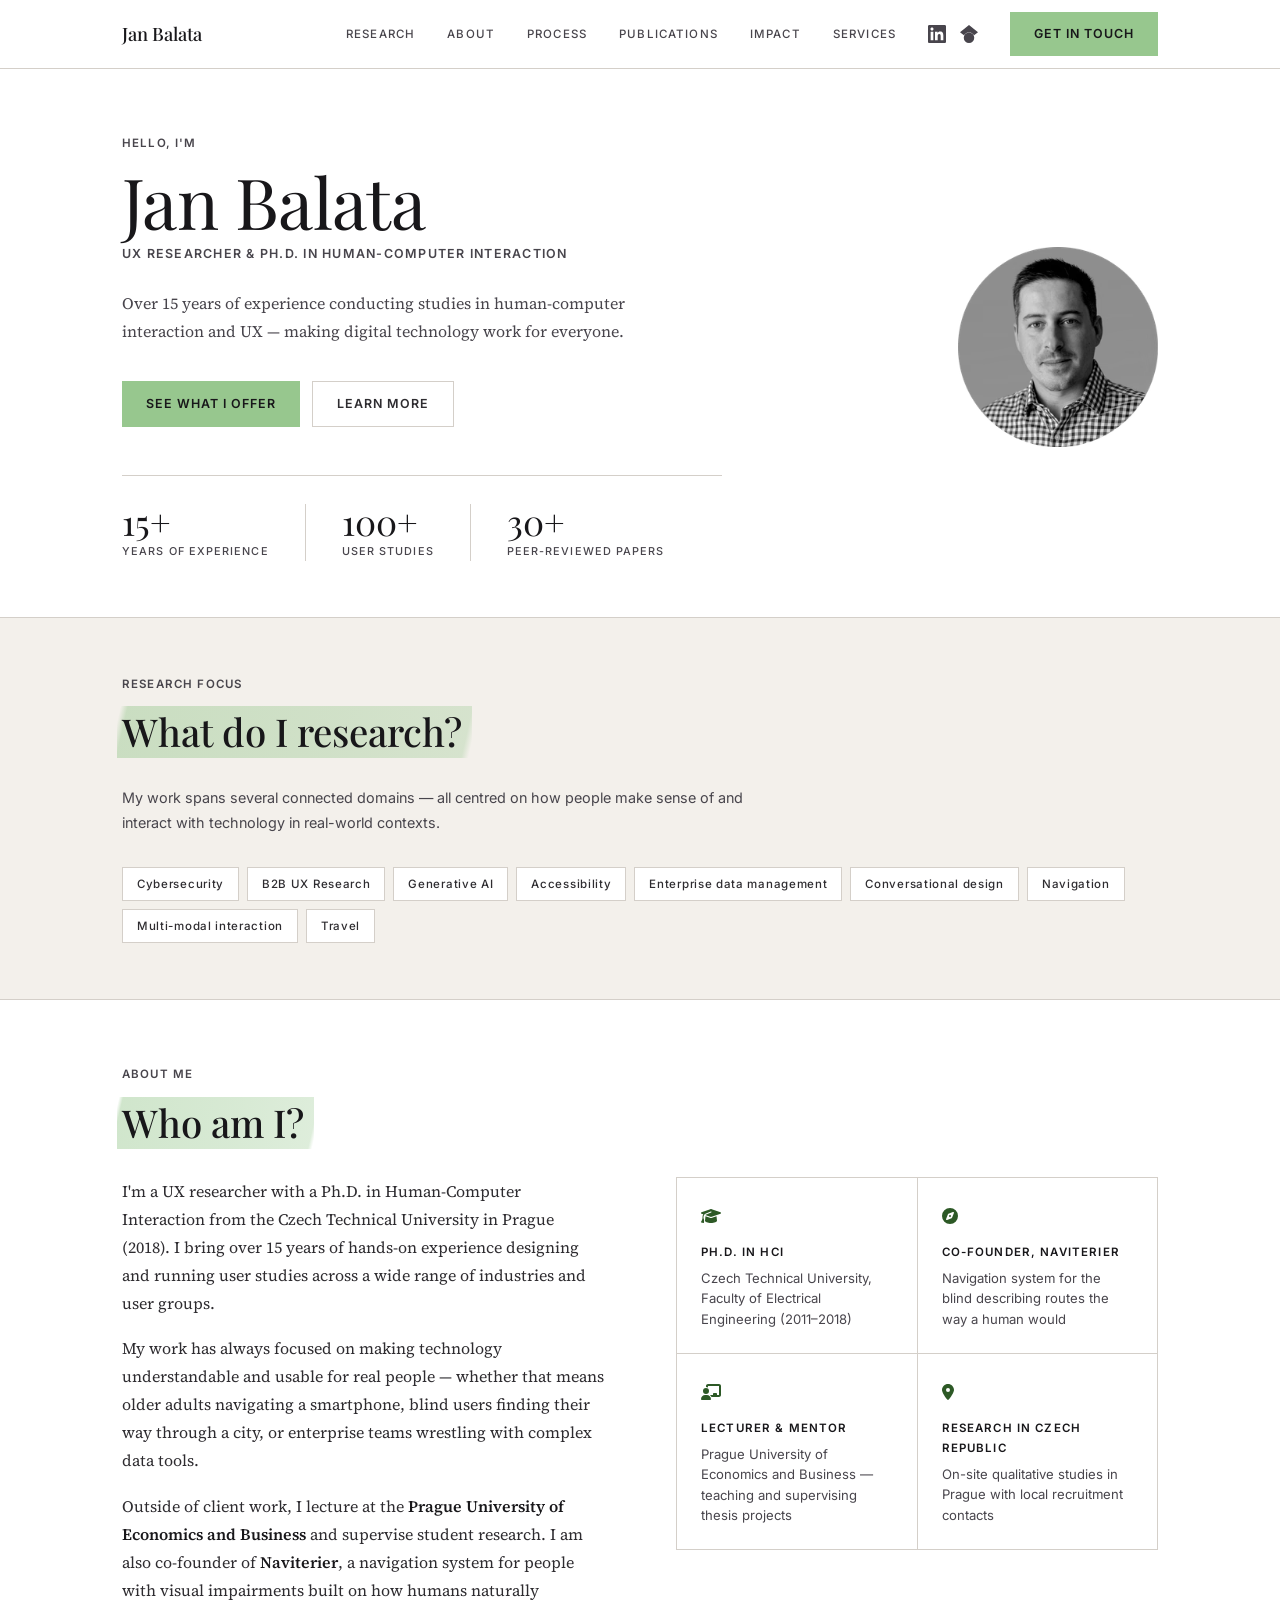
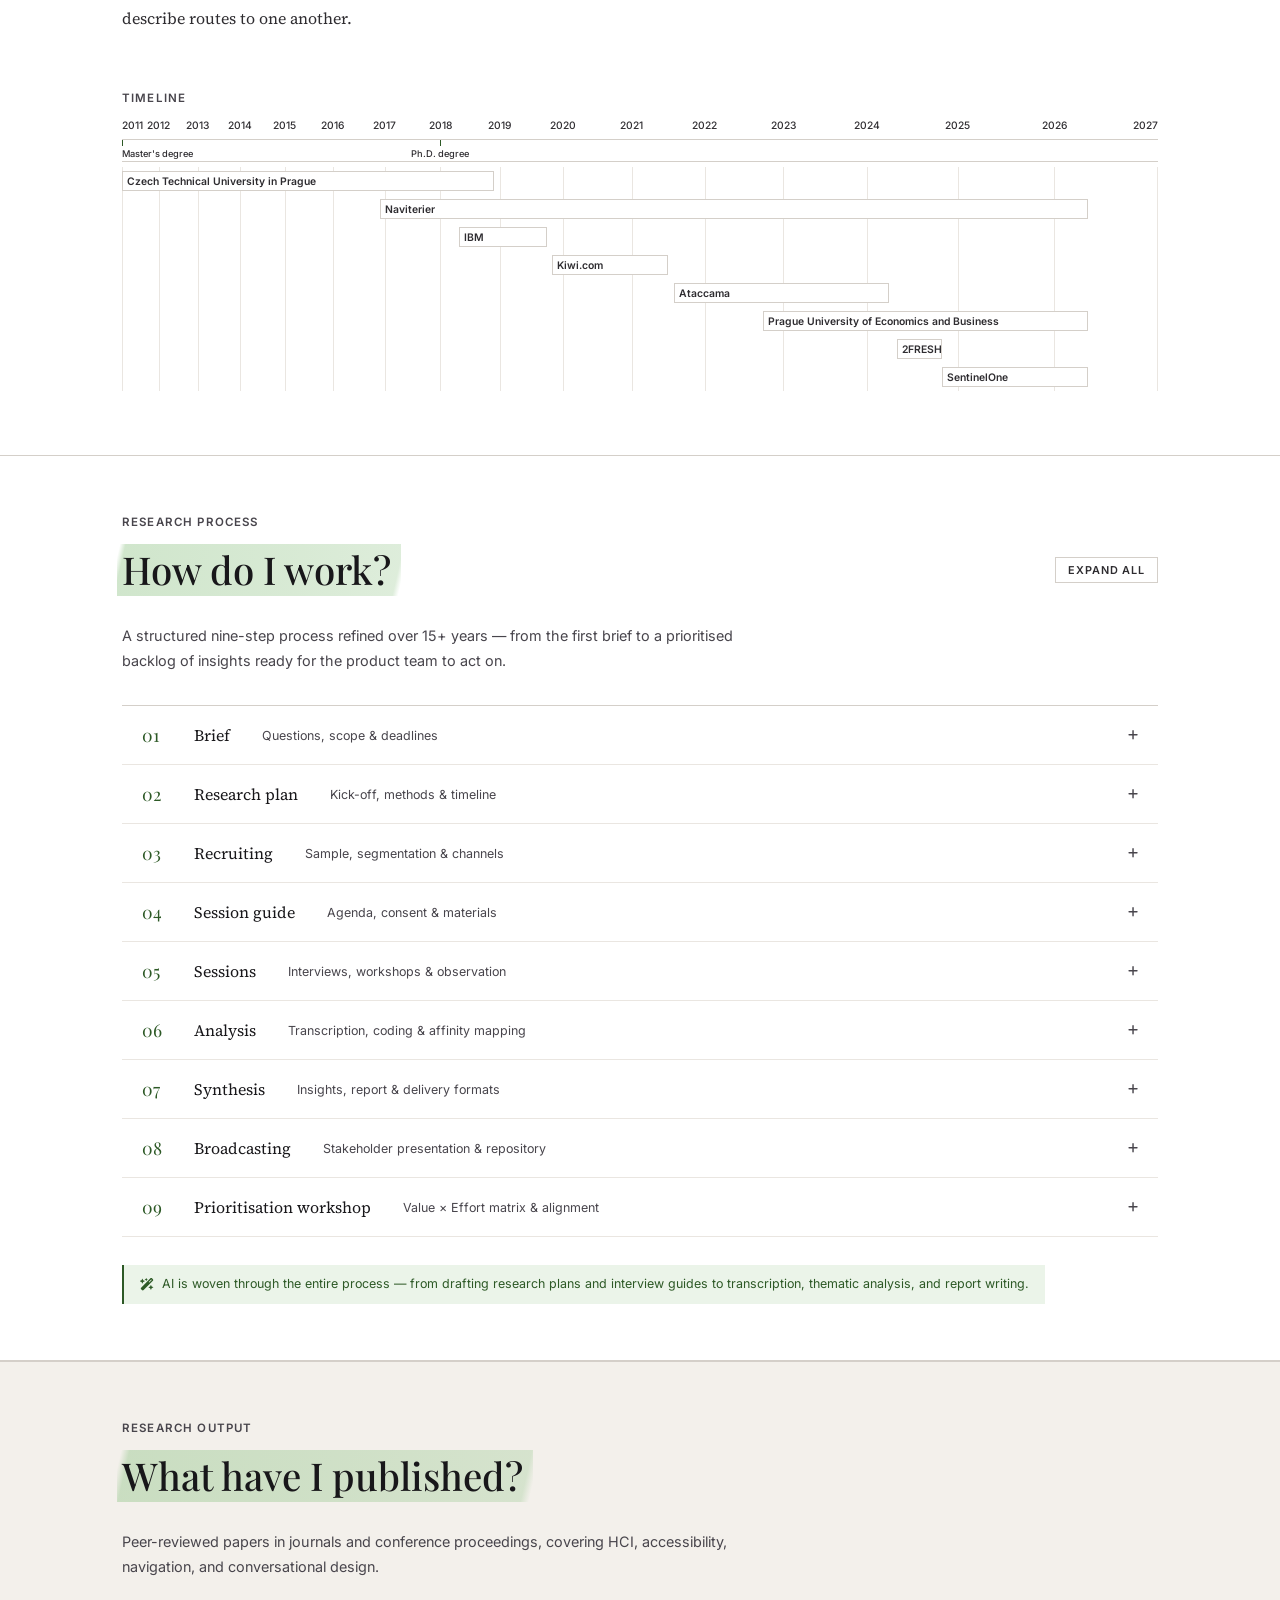
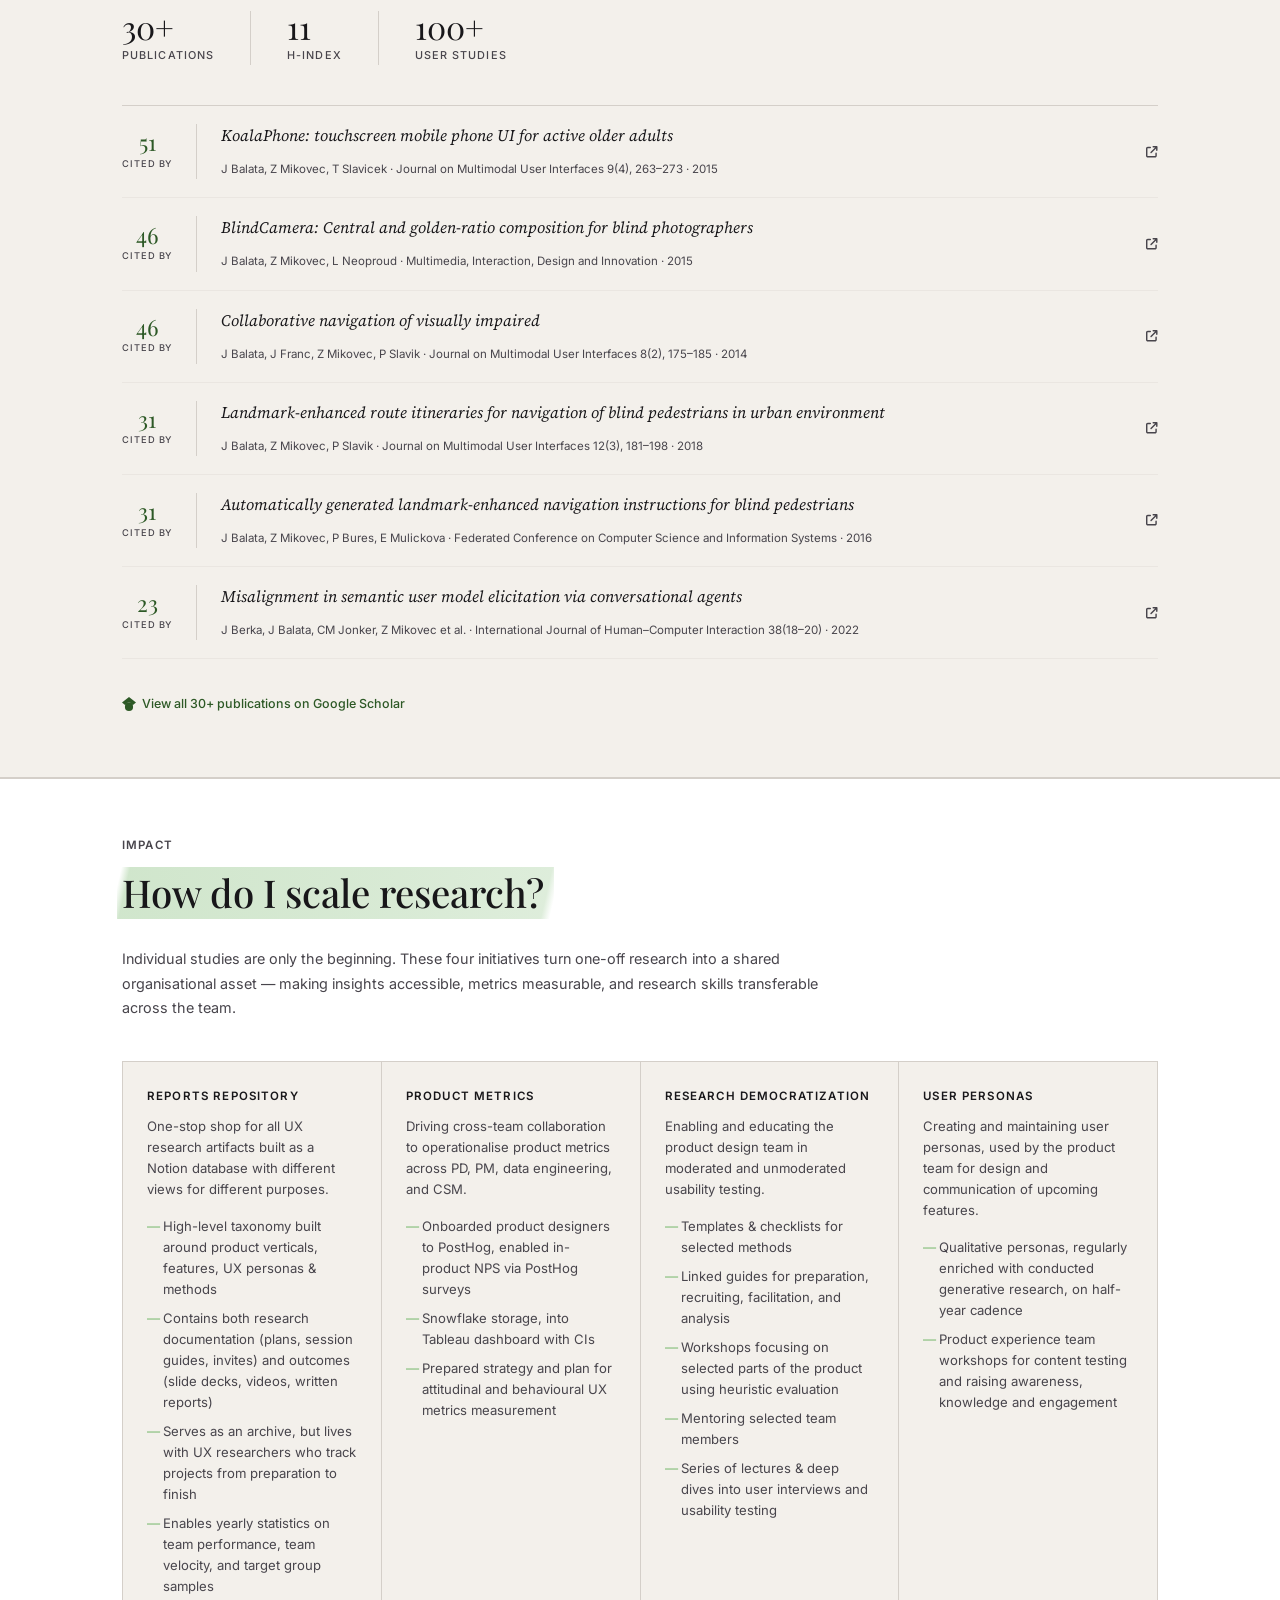
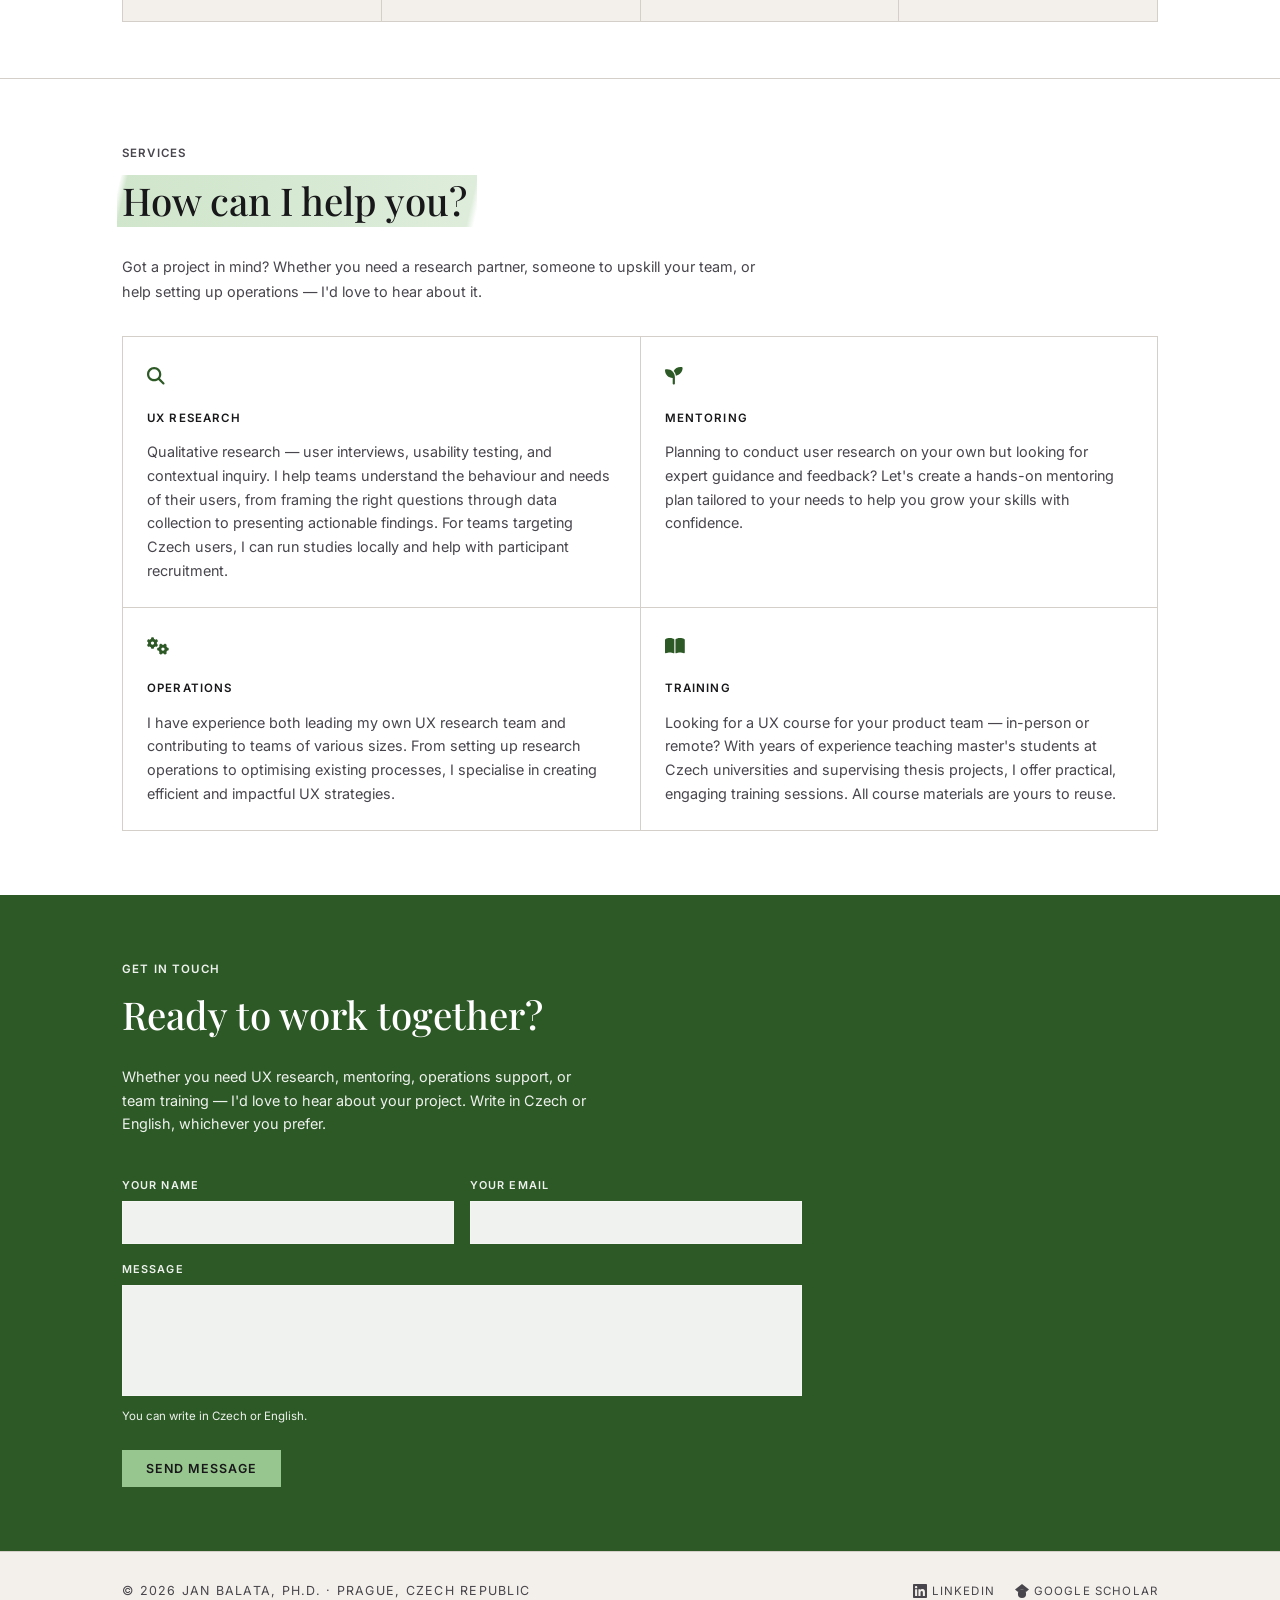
<file: index.html>
<!DOCTYPE html>
<html lang="en">
<head>
  <meta charset="UTF-8" />
  <meta name="viewport" content="width=device-width, initial-scale=1.0" />

  <!-- Primary SEO -->
  <title>Jan Balata, Ph.D. | UX Researcher Prague · User Research Czech Republic</title>
  <meta name="description" content="Jan Balata, Ph.D. — UX researcher based in Prague with 15+ years in human-computer interaction. Qualitative user research, mentoring and training for teams in the Czech Republic and beyond." />
  <meta name="author" content="Jan Balata" />
  <meta name="robots" content="index, follow" />
  <link rel="canonical" href="https://balata.cz/" />

  <!-- Geographic signals -->
  <meta name="geo.region" content="CZ-10" />
  <meta name="geo.placename" content="Prague, Czech Republic" />
  <meta name="geo.position" content="50.0755;14.4378" />
  <meta name="ICBM" content="50.0755, 14.4378" />

  <!-- Open Graph — English -->
  <meta property="og:type" content="website" />
  <meta property="og:url" content="https://balata.cz/" />
  <meta property="og:locale" content="en_US" />
  <meta property="og:locale:alternate" content="cs_CZ" />
  <meta property="og:site_name" content="Jan Balata" />
  <meta property="og:title" content="Jan Balata, Ph.D. | UX Researcher Prague" />
  <meta property="og:description" content="UX researcher based in Prague with 15+ years in human-computer interaction. Qualitative user research, mentoring and training for teams in the Czech Republic and internationally." />

  <!-- Twitter / X Card -->
  <meta name="twitter:card" content="summary" />
  <meta name="twitter:title" content="Jan Balata, Ph.D. | UX Researcher Prague" />
  <meta name="twitter:description" content="UX researcher based in Prague with 15+ years in human-computer interaction. Qualitative user research, mentoring and training." />

  <!-- Hreflang -->
  <link rel="alternate" hreflang="en" href="https://balata.cz/" />
  <link rel="alternate" hreflang="x-default" href="https://balata.cz/" />

  <!-- Structured data — Person -->
  <script type="application/ld+json">
  {
    "@context": "https://schema.org",
    "@type": "Person",
    "name": "Jan Balata",
    "honorificSuffix": "Ph.D.",
    "jobTitle": "UX Researcher",
    "description": "UX researcher with 15+ years of experience in human-computer interaction. Specialising in qualitative user research, accessibility and conversational design for the Czech market and international clients.",
    "url": "https://balata.cz/",
    "address": {
      "@type": "PostalAddress",
      "addressLocality": "Prague",
      "addressCountry": "CZ"
    },
    "alumniOf": {
      "@type": "CollegeOrUniversity",
      "name": "Czech Technical University in Prague",
      "department": "Faculty of Electrical Engineering"
    },
    "knowsAbout": [
      "UX Research", "User Research", "Human-Computer Interaction",
      "Qualitative Research", "Usability Testing", "Accessibility",
      "Conversational Design", "Generative AI", "Cybersecurity UX",
      "B2B UX Research", "Enterprise UX"
    ],
    "knowsLanguage": ["Czech", "English"],
    "sameAs": [
      "https://www.linkedin.com/in/jan-balata/",
      "https://scholar.google.com/citations?user=gOyVPZYAAAAJ"
    ],
    "hasOccupation": {
      "@type": "Occupation",
      "name": "UX Researcher",
      "occupationLocation": {
        "@type": "City",
        "name": "Prague"
      }
    }
  }
  </script>

  <link rel="preload" as="image" href="jan-balata.avif" fetchpriority="high" />
  <link rel="preconnect" href="https://fonts.googleapis.com" />
  <link rel="preconnect" href="https://fonts.gstatic.com" crossorigin />
  <link rel="preload" href="https://fonts.googleapis.com/css2?family=Playfair+Display:ital,wght@0,400;0,500;0,600;1,400;1,500&family=Source+Serif+4:ital,opsz,wght@0,8..60,300;0,8..60,400;1,8..60,300;1,8..60,400&family=Inter:wght@400;500;600&display=swap" as="style" onload="this.onload=null;this.rel='stylesheet'" />
  <noscript><link rel="stylesheet" href="https://fonts.googleapis.com/css2?family=Playfair+Display:ital,wght@0,400;0,500;0,600;1,400;1,500&family=Source+Serif+4:ital,opsz,wght@0,8..60,300;0,8..60,400;1,8..60,300;1,8..60,400&family=Inter:wght@400;500;600&display=swap" /></noscript>
  <link rel="stylesheet" href="style.css" />
</head>
<body>

  <!-- NAV -->
  <header class="nav">
    <div class="nav-inner container">
      <a href="#" class="nav-logo">Jan Balata</a>
      <nav>
        <a href="#research">Research</a>
        <a href="#about">About</a>
        <a href="#process">Process</a>
        <a href="#publications">Publications</a>
        <a href="#impact">Impact</a>
        <a href="#services">Services</a>
        <div class="nav-social">
          <a href="https://www.linkedin.com/in/jan-balata/" target="_blank" rel="noopener" aria-label="LinkedIn">
            <svg width="18" height="18" viewBox="0 0 24 24" fill="currentColor"><path d="M20.447 20.452h-3.554v-5.569c0-1.328-.027-3.037-1.852-3.037-1.853 0-2.136 1.445-2.136 2.939v5.667H9.351V9h3.414v1.561h.046c.477-.9 1.637-1.85 3.37-1.85 3.601 0 4.267 2.37 4.267 5.455v6.286zM5.337 7.433c-1.144 0-2.063-.926-2.063-2.065 0-1.138.92-2.063 2.063-2.063 1.14 0 2.064.925 2.064 2.063 0 1.139-.925 2.065-2.064 2.065zm1.782 13.019H3.555V9h3.564v11.452zM22.225 0H1.771C.792 0 0 .774 0 1.729v20.542C0 23.227.792 24 1.771 24h20.451C23.2 24 24 23.227 24 22.271V1.729C24 .774 23.2 0 22.222 0h.003z"/></svg>
          </a>
          <a href="https://scholar.google.com/citations?user=gOyVPZYAAAAJ&hl=en" target="_blank" rel="noopener" aria-label="Google Scholar">
            <svg width="18" height="18" viewBox="0 0 24 24" fill="currentColor"><path d="M5.242 13.769L0 9.5 12 0l12 9.5-5.242 4.269C17.548 11.249 14.978 9.5 12 9.5c-2.977 0-5.548 1.748-6.758 4.269zM12 10a7 7 0 1 0 0 14 7 7 0 0 0 0-14z"/></svg>
          </a>
        </div>
        <a href="#contact" class="btn btn-sm btn-primary">Get in touch</a>
        <button class="nav-hamburger" aria-label="Open menu" aria-expanded="false" aria-controls="mobile-menu">
          <span></span>
          <span></span>
          <span></span>
        </button>
      </nav>
    </div>
  </header>

  <!-- Mobile nav drawer -->
  <div class="nav-drawer" id="mobile-menu" aria-hidden="true">
    <nav class="nav-drawer-links">
      <a href="#research">Research</a>
      <a href="#about">About</a>
      <a href="#process">Process</a>
      <a href="#publications">Publications</a>
      <a href="#impact">Impact</a>
      <a href="#services">Services</a>
      <a href="#contact" class="btn btn-primary">Get in touch</a>
    </nav>
    <div class="nav-drawer-social">
      <a href="https://www.linkedin.com/in/jan-balata/" target="_blank" rel="noopener" aria-label="LinkedIn">
        <svg width="18" height="18" viewBox="0 0 24 24" fill="currentColor"><path d="M20.447 20.452h-3.554v-5.569c0-1.328-.027-3.037-1.852-3.037-1.853 0-2.136 1.445-2.136 2.939v5.667H9.351V9h3.414v1.561h.046c.477-.9 1.637-1.85 3.37-1.85 3.601 0 4.267 2.37 4.267 5.455v6.286zM5.337 7.433c-1.144 0-2.063-.926-2.063-2.065 0-1.138.92-2.063 2.063-2.063 1.14 0 2.064.925 2.064 2.063 0 1.139-.925 2.065-2.064 2.065zm1.782 13.019H3.555V9h3.564v11.452zM22.225 0H1.771C.792 0 0 .774 0 1.729v20.542C0 23.227.792 24 1.771 24h20.451C23.2 24 24 23.227 24 22.271V1.729C24 .774 23.2 0 22.222 0h.003z"/></svg>
        LinkedIn
      </a>
      <a href="https://scholar.google.com/citations?user=gOyVPZYAAAAJ&hl=en" target="_blank" rel="noopener" aria-label="Google Scholar">
        <svg width="18" height="18" viewBox="0 0 24 24" fill="currentColor"><path d="M5.242 13.769L0 9.5 12 0l12 9.5-5.242 4.269C17.548 11.249 14.978 9.5 12 9.5c-2.977 0-5.548 1.748-6.758 4.269zM12 10a7 7 0 1 0 0 14 7 7 0 0 0 0-14z"/></svg>
        Google Scholar
      </a>
    </div>
  </div>
  <div class="nav-overlay"></div>

  <main>

  <!-- HERO -->
  <section class="hero" aria-labelledby="hero-heading">
    <div class="container hero-inner">
      <div class="hero-text">
        <p class="hero-eyebrow">Hello, I'm</p>
        <h1 class="hero-name" id="hero-heading">Jan Balata</h1>
        <p class="hero-title">UX Researcher &amp; Ph.D. in Human-Computer Interaction</p>
        <p class="hero-desc">
          Over 15 years of experience conducting studies in human-computer
          interaction and UX — making digital technology work for everyone.
        </p>
        <div class="hero-cta">
          <a href="#services" class="btn btn-primary">See what I offer</a>
          <a href="#about" class="btn btn-ghost">Learn more</a>
        </div>
        <div class="hero-stats">
          <div class="stat">
            <span class="stat-number">15+</span>
            <span class="stat-label">Years of experience</span>
          </div>
          <div class="stat">
            <span class="stat-number">100+</span>
            <span class="stat-label">User studies</span>
          </div>
          <div class="stat">
            <span class="stat-number">30+</span>
            <span class="stat-label">Peer-reviewed papers</span>
          </div>
        </div>
      </div>
      <div class="hero-photo-wrap">
        <img src="jan-balata.avif" alt="Jan Balata" class="hero-photo" width="256" height="256" fetchpriority="high" />
      </div>
    </div>
  </section>

  <!-- RESEARCH FOCUS -->
  <section class="research" id="research" aria-labelledby="research-heading">
    <div class="container">
      <p class="section-eyebrow">Research focus</p>
      <h2 class="section-title" id="research-heading">What do I research?</h2>
      <p class="section-intro">My work spans several connected domains — all centred on how people make sense of and interact with technology in real-world contexts.</p>
      <div class="tags">
        <span class="tag">Cybersecurity</span>
        <span class="tag">B2B UX Research</span>
        <span class="tag">Generative AI</span>
        <span class="tag">Accessibility</span>
        <span class="tag">Enterprise data management</span>
        <span class="tag">Conversational design</span>
        <span class="tag">Navigation</span>
        <span class="tag">Multi-modal interaction</span>
        <span class="tag">Travel</span>
      </div>
    </div>
  </section>

  <!-- ABOUT -->
  <section class="about" id="about" aria-labelledby="about-heading">
    <div class="container about-grid">
      <p class="section-eyebrow about-eyebrow">About me</p>
      <h2 class="section-title about-title" id="about-heading">Who am I?</h2>
      <div class="about-body">
        <p>
          I'm a UX researcher with a Ph.D. in Human-Computer Interaction from
          the Czech Technical University in Prague (2018). I bring over 15 years
          of hands-on experience designing and running user studies across a wide
          range of industries and user groups.
        </p>
        <p>
          My work has always focused on making technology understandable and
          usable for real people — whether that means older adults navigating a
          smartphone, blind users finding their way through a city, or enterprise
          teams wrestling with complex data tools.
        </p>
        <p>
          Outside of client work, I lecture at the <strong>Prague University
          of Economics and Business</strong> and supervise student research. I
          am also co-founder of <strong>Naviterier</strong>, a navigation system
          for people with visual impairments built on how humans naturally
          describe routes to one another.
        </p>
      </div>
      <div class="about-highlights">
        <div class="highlight-card">
          <div class="highlight-icon"><svg xmlns="http://www.w3.org/2000/svg" viewBox="0 0 640 512" fill="currentColor" aria-hidden="true"><path d="M320 32c-8.1 0-16.1 1.4-23.7 4.1L15.8 137.4C6.3 140.9 0 149.9 0 160s6.3 19.1 15.8 22.6l57.9 20.9C57.3 229.3 48 259.8 48 291.9l0 28.1c0 28.4-10.8 57.7-22.3 80.8c-6.5 13-13.9 25.8-22.5 37.6C0 442.7-.9 448.3 .9 453.4s6 8.9 11.2 10.2l64 16c4.2 1.1 8.7 .3 12.4-2s6.3-6.1 7.1-10.4c8.6-42.8 4.3-81.2-2.1-108.7C90.3 344.3 86 329.8 80 316.5l0-24.6c0-30.2 10.2-58.7 27.9-81.5c12.9-15.5 29.6-28 49.2-35.7l157-61.7c8.2-3.2 17.5 .8 20.7 9s-.8 17.5-9 20.7l-157 61.7c-12.4 4.9-23.3 12.4-32.2 21.6l159.6 57.6c7.6 2.7 15.6 4.1 23.7 4.1s16.1-1.4 23.7-4.1L624.2 182.6c9.5-3.4 15.8-12.5 15.8-22.6s-6.3-19.1-15.8-22.6L343.7 36.1C336.1 33.4 328.1 32 320 32zM128 408c0 35.3 86 72 192 72s192-36.7 192-72L496.7 262.6 354.5 314c-11.1 4-22.8 6-34.5 6s-23.5-2-34.5-6L143.3 262.6 128 408z"/></svg></div>
          <h3>Ph.D. in HCI</h3>
          <p>Czech Technical University, Faculty of Electrical Engineering (2011–2018)</p>
        </div>
        <div class="highlight-card">
          <div class="highlight-icon"><svg xmlns="http://www.w3.org/2000/svg" viewBox="0 0 512 512" fill="currentColor" aria-hidden="true"><path d="M256 512A256 256 0 1 0 256 0a256 256 0 1 0 0 512zm50.7-186.9L162.4 380.6c-19.4 7.5-38.5-11.6-31-31l55.5-144.3c3.3-8.5 9.9-15.1 18.4-18.4l144.3-55.5c19.4-7.5 38.5 11.6 31 31L325.1 306.7c-3.2 8.5-9.9 15.1-18.4 18.4zM288 256a32 32 0 1 0 -64 0 32 32 0 1 0 64 0z"/></svg></div>
          <h3>Co-founder, Naviterier</h3>
          <p>Navigation system for the blind describing routes the way a human would</p>
        </div>
        <div class="highlight-card">
          <div class="highlight-icon"><svg xmlns="http://www.w3.org/2000/svg" viewBox="0 0 640 512" fill="currentColor" aria-hidden="true"><path d="M160 64c0-35.3 28.7-64 64-64L576 0c35.3 0 64 28.7 64 64l0 288c0 35.3-28.7 64-64 64l-239.2 0c-11.8-25.5-29.9-47.5-52.4-64l99.6 0 0-32c0-17.7 14.3-32 32-32l64 0c17.7 0 32 14.3 32 32l0 32 64 0 0-288L224 64l0 49.1C205.2 102.2 183.3 96 160 96l0-32zm0 64a96 96 0 1 1 0 192 96 96 0 1 1 0-192zM133.3 352l53.3 0C260.3 352 320 411.7 320 485.3c0 14.7-11.9 26.7-26.7 26.7L26.7 512C11.9 512 0 500.1 0 485.3C0 411.7 59.7 352 133.3 352z"/></svg></div>
          <h3>Lecturer &amp; Mentor</h3>
          <p>Prague University of Economics and Business — teaching and supervising thesis projects</p>
        </div>
        <div class="highlight-card">
          <div class="highlight-icon"><svg xmlns="http://www.w3.org/2000/svg" viewBox="0 0 384 512" fill="currentColor" aria-hidden="true"><path d="M215.7 499.2C267 435 384 279.4 384 192C384 86 298 0 192 0S0 86 0 192c0 87.4 117 243 168.3 307.2c12.3 15.3 35.1 15.3 47.4 0zM192 128a64 64 0 1 1 0 128 64 64 0 1 1 0-128z"/></svg></div>
          <h3>Research in Czech Republic</h3>
          <p>On-site qualitative studies in Prague with local recruitment contacts</p>
        </div>
      </div>
    </div>
    <div class="container">
      <div class="timeline">
        <p class="section-eyebrow">Timeline</p>
        <div class="chart-wrap"><div class="chart" id="timeline-chart"></div></div>
        <div class="timeline-list" id="timeline-list"></div>
      </div>
    </div>
  </section>

  <!-- PROCESS -->
  <section class="process" id="process" aria-labelledby="process-heading">
    <div class="container">
      <p class="section-eyebrow">Research process</p>
      <div class="process-title-row">
        <h2 class="section-title" id="process-heading">How do I work?</h2>
        <button class="btn btn-ghost btn-xs" id="processToggleAll">Expand all</button>
      </div>
      <p class="section-intro">A structured nine-step process refined over 15+ years — from the first brief to a prioritised backlog of insights ready for the product team to act on.</p>
      <div class="process-list">

        <div class="process-item">
          <button class="process-header" aria-expanded="false">
            <span class="process-num">01</span>
            <span class="process-name">Brief</span>
            <span class="process-subtitle">Questions, scope &amp; deadlines</span>
            <span class="process-icon"><svg xmlns="http://www.w3.org/2000/svg" viewBox="0 0 448 512" fill="currentColor" aria-hidden="true"><path d="M256 80c0-17.7-14.3-32-32-32s-32 14.3-32 32l0 144L48 224c-17.7 0-32 14.3-32 32s14.3 32 32 32l144 0 0 144c0 17.7 14.3 32 32 32s32-14.3 32-32l0-144 144 0c17.7 0 32-14.3 32-32s-14.3-32-32-32l-144 0 0-144z"/></svg></span>
          </button>
          <div class="process-body"><div class="process-body-inner">
            <p>The product manager and designer send a research request — typically in Notion or Jira. It defines the research questions, target groups or personas, what is already known, what the team will do with the outcomes, and deadlines. A clear brief prevents wasted effort on both sides.</p>
          </div></div>
        </div>

        <div class="process-item">
          <button class="process-header" aria-expanded="false">
            <span class="process-num">02</span>
            <span class="process-name">Research plan</span>
            <span class="process-subtitle">Kick-off, methods &amp; timeline</span>
            <span class="process-icon"><svg xmlns="http://www.w3.org/2000/svg" viewBox="0 0 448 512" fill="currentColor" aria-hidden="true"><path d="M256 80c0-17.7-14.3-32-32-32s-32 14.3-32 32l0 144L48 224c-17.7 0-32 14.3-32 32s14.3 32 32 32l144 0 0 144c0 17.7 14.3 32 32 32s32-14.3 32-32l0-144 144 0c17.7 0 32-14.3 32-32s-14.3-32-32-32l-144 0 0-144z"/></svg></span>
          </button>
          <div class="process-body"><div class="process-body-inner">
            <p>Based on the brief and a kick-off meeting, I put together a research plan: refined research questions, chosen methods, and a schedule. For this type of project I often propose a co-design workshop — it grounds abstract discussions in tangible design artefacts and lets participants clearly assign priorities to each need and its design manifestation.</p>
          </div></div>
        </div>

        <div class="process-item">
          <button class="process-header" aria-expanded="false">
            <span class="process-num">03</span>
            <span class="process-name">Recruiting</span>
            <span class="process-subtitle">Sample, segmentation &amp; channels</span>
            <span class="process-icon"><svg xmlns="http://www.w3.org/2000/svg" viewBox="0 0 448 512" fill="currentColor" aria-hidden="true"><path d="M256 80c0-17.7-14.3-32-32-32s-32 14.3-32 32l0 144L48 224c-17.7 0-32 14.3-32 32s14.3 32 32 32l144 0 0 144c0 17.7 14.3 32 32 32s32-14.3 32-32l0-144 144 0c17.7 0 32-14.3 32-32s-14.3-32-32-32l-144 0 0-144z"/></svg></span>
          </button>
          <div class="process-body"><div class="process-body-inner">
            <p>I define sample size, segmentation, and recruiting strategy — then operationalise it. This means deciding how many users and non-users to include, which persona to target, and which channel to use: invitations via email or social, outreach through CSM or professional services consultants, or platforms like Calendly, Respondent, and UserInterviews.</p>
          </div></div>
        </div>

        <div class="process-item">
          <button class="process-header" aria-expanded="false">
            <span class="process-num">04</span>
            <span class="process-name">Session guide</span>
            <span class="process-subtitle">Agenda, consent &amp; materials</span>
            <span class="process-icon"><svg xmlns="http://www.w3.org/2000/svg" viewBox="0 0 448 512" fill="currentColor" aria-hidden="true"><path d="M256 80c0-17.7-14.3-32-32-32s-32 14.3-32 32l0 144L48 224c-17.7 0-32 14.3-32 32s14.3 32 32 32l144 0 0 144c0 17.7 14.3 32 32 32s32-14.3 32-32l0-144 144 0c17.7 0 32-14.3 32-32s-14.3-32-32-32l-144 0 0-144z"/></svg></span>
          </button>
          <div class="process-body"><div class="process-body-inner">
            <p>Before fieldwork starts I prepare the session agenda: consent form, privacy notice, signed NDA, list of topics, interview questions, and supporting materials — templates for notes, Miro boards for co-design activities. I collaborate on the guide with product managers and designers so they are fully engaged in the research and can make the most of the insights.</p>
          </div></div>
        </div>

        <div class="process-item">
          <button class="process-header" aria-expanded="false">
            <span class="process-num">05</span>
            <span class="process-name">Sessions</span>
            <span class="process-subtitle">Interviews, workshops &amp; observation</span>
            <span class="process-icon"><svg xmlns="http://www.w3.org/2000/svg" viewBox="0 0 448 512" fill="currentColor" aria-hidden="true"><path d="M256 80c0-17.7-14.3-32-32-32s-32 14.3-32 32l0 144L48 224c-17.7 0-32 14.3-32 32s14.3 32 32 32l144 0 0 144c0 17.7 14.3 32 32 32s32-14.3 32-32l0-144 144 0c17.7 0 32-14.3 32-32s-14.3-32-32-32l-144 0 0-144z"/></svg></span>
          </button>
          <div class="process-body"><div class="process-body-inner">
            <p>I meet participants, facilitate the conversation or co-design workshop, and navigate the interview to cover all topics while staying on track. Dot voting reveals how participants prioritise features — equivalent to money spent on development. Product managers and designers are invited to observe and ask follow-up questions at specific moments; developers sometimes join as well.</p>
          </div></div>
        </div>

        <div class="process-item">
          <button class="process-header" aria-expanded="false">
            <span class="process-num">06</span>
            <span class="process-name">Analysis</span>
            <span class="process-subtitle">Transcription, coding &amp; affinity mapping</span>
            <span class="process-icon"><svg xmlns="http://www.w3.org/2000/svg" viewBox="0 0 448 512" fill="currentColor" aria-hidden="true"><path d="M256 80c0-17.7-14.3-32-32-32s-32 14.3-32 32l0 144L48 224c-17.7 0-32 14.3-32 32s14.3 32 32 32l144 0 0 144c0 17.7 14.3 32 32 32s32-14.3 32-32l0-144 144 0c17.7 0 32-14.3 32-32s-14.3-32-32-32l-144 0 0-144z"/></svg></span>
          </button>
          <div class="process-body"><div class="process-body-inner">
            <p>The majority of the work happens after the sessions. I transcribe all recordings (using tools like Condens), collect all notes, and run thematic analysis and affinity mapping to uncover new topics and connected themes in the data. This is a collaborative activity — PMs and designers contribute alongside me.</p>
          </div></div>
        </div>

        <div class="process-item">
          <button class="process-header" aria-expanded="false">
            <span class="process-num">07</span>
            <span class="process-name">Synthesis</span>
            <span class="process-subtitle">Insights, report &amp; delivery formats</span>
            <span class="process-icon"><svg xmlns="http://www.w3.org/2000/svg" viewBox="0 0 448 512" fill="currentColor" aria-hidden="true"><path d="M256 80c0-17.7-14.3-32-32-32s-32 14.3-32 32l0 144L48 224c-17.7 0-32 14.3-32 32s14.3 32 32 32l144 0 0 144c0 17.7 14.3 32 32 32s32-14.3 32-32l0-144 144 0c17.7 0 32-14.3 32-32s-14.3-32-32-32l-144 0 0-144z"/></svg></span>
          </button>
          <div class="process-body"><div class="process-body-inner">
            <p>The final stage of processing all collected data: writing insights, assembling the research report, and preparing supporting materials — a Slack post summary or a short video walkthrough — so the findings reach people in the format that suits them.</p>
          </div></div>
        </div>

        <div class="process-item">
          <button class="process-header" aria-expanded="false">
            <span class="process-num">08</span>
            <span class="process-name">Broadcasting</span>
            <span class="process-subtitle">Stakeholder presentation &amp; repository</span>
            <span class="process-icon"><svg xmlns="http://www.w3.org/2000/svg" viewBox="0 0 448 512" fill="currentColor" aria-hidden="true"><path d="M256 80c0-17.7-14.3-32-32-32s-32 14.3-32 32l0 144L48 224c-17.7 0-32 14.3-32 32s14.3 32 32 32l144 0 0 144c0 17.7 14.3 32 32 32s32-14.3 32-32l0-144 144 0c17.7 0 32-14.3 32-32s-14.3-32-32-32l-144 0 0-144z"/></svg></span>
          </button>
          <div class="process-body"><div class="process-body-inner">
            <p>I present the report to key stakeholders from the product vertical: product managers, designers, front-end and back-end developers. The goal is to ensure alignment and action on top of what we learned. The report is added to a Reports &amp; Insights repository for secondary analysis, and shared in a dedicated Slack channel.</p>
          </div></div>
        </div>

        <div class="process-item">
          <button class="process-header" aria-expanded="false">
            <span class="process-num">09</span>
            <span class="process-name">Prioritisation workshop</span>
            <span class="process-subtitle">Value × Effort matrix &amp; alignment</span>
            <span class="process-icon"><svg xmlns="http://www.w3.org/2000/svg" viewBox="0 0 448 512" fill="currentColor" aria-hidden="true"><path d="M256 80c0-17.7-14.3-32-32-32s-32 14.3-32 32l0 144L48 224c-17.7 0-32 14.3-32 32s14.3 32 32 32l144 0 0 144c0 17.7 14.3 32 32 32s32-14.3 32-32l0-144 144 0c17.7 0 32-14.3 32-32s-14.3-32-32-32l-144 0 0-144z"/></svg></span>
          </button>
          <div class="process-body"><div class="process-body-inner">
            <p>Using a Value × Effort matrix from Design Thinking, the PM, developer lead, and designer sort out and prioritise ideas together. Dot voting and participant effort estimates ensure the data from research arrives with clear priority attached — and that design, research, product, and engineering are collaborating from the start.</p>
          </div></div>
        </div>

      </div>
      <p class="process-ai-note">
        <svg xmlns="http://www.w3.org/2000/svg" viewBox="0 0 576 512" fill="currentColor" aria-hidden="true"><path d="M234.7 42.7L197 56.8c-3 1.1-5 4-5 7.2s2 6.1 5 7.2l37.7 14.1L248.8 123c1.1 3 4 5 7.2 5s6.1-2 7.2-5l14.1-37.7L315 71.2c3-1.1 5-4 5-7.2s-2-6.1-5-7.2L277.3 42.7 263.2 5c-1.1-3-4-5-7.2-5s-6.1 2-7.2 5L234.7 42.7zM46.1 395.4c-18.7 18.7-18.7 49.1 0 67.9l34.6 34.6c18.7 18.7 49.1 18.7 67.9 0L529.9 116.5c18.7-18.7 18.7-49.1 0-67.9L495.3 14.1c-18.7-18.7-49.1-18.7-67.9 0L46.1 395.4zM484.6 82.6l-105 105-23.3-23.3 105-105 23.3 23.3zM7.5 117.2C3 118.9 0 123.2 0 128s3 9.1 7.5 10.8L64 160l21.2 56.5c1.7 4.5 6 7.5 10.8 7.5s9.1-3 10.8-7.5L128 160l56.5-21.2c4.5-1.7 7.5-6 7.5-10.8s-3-9.1-7.5-10.8L128 96 106.8 39.5C105.1 35 100.8 32 96 32s-9.1 3-10.8 7.5L64 96 7.5 117.2zm352 256c-4.5 1.7-7.5 6-7.5 10.8s3 9.1 7.5 10.8L416 416l21.2 56.5c1.7 4.5 6 7.5 10.8 7.5s9.1-3 10.8-7.5L480 416l56.5-21.2c4.5-1.7 7.5-6 7.5-10.8s-3-9.1-7.5-10.8L480 352l-21.2-56.5c-1.7-4.5-6-7.5-10.8-7.5s-9.1 3-10.8 7.5L416 352l-56.5 21.2z"/></svg>
        AI is woven through the entire process — from drafting research plans and interview guides to transcription, thematic analysis, and report writing.
      </p>
    </div>
  </section>

  <!-- PUBLICATIONS -->
  <section class="publications" id="publications" aria-labelledby="publications-heading">
    <div class="container">
      <p class="section-eyebrow">Research output</p>
      <h2 class="section-title" id="publications-heading">What have I published?</h2>
      <p class="section-intro">Peer-reviewed papers in journals and conference proceedings, covering HCI, accessibility, navigation, and conversational design.</p>
      <div class="pub-metrics">
        <div class="pub-metric">
          <span class="pub-metric-num">30+</span>
          <span class="pub-metric-label">Publications</span>
        </div>
        <div class="pub-metric">
          <span class="pub-metric-num">11</span>
          <span class="pub-metric-label">H-index</span>
        </div>
        <div class="pub-metric">
          <span class="pub-metric-num">100+</span>
          <span class="pub-metric-label">User studies</span>
        </div>
      </div>
      <div class="pub-list">

        <a class="pub-item" href="https://scholar.google.com/scholar?q=KoalaPhone+touchscreen+mobile+phone+UI+active+seniors" target="_blank" rel="noopener">
          <div class="pub-citations">
            <span class="pub-citations-num">51</span>
            <span class="pub-citations-label">cited by</span>
          </div>
          <div class="pub-divider"></div>
          <div class="pub-content">
            <p class="pub-title">KoalaPhone: touchscreen mobile phone UI for active older adults</p>
            <p class="pub-meta">J Balata, Z Mikovec, T Slavicek · Journal on Multimodal User Interfaces 9(4), 263–273 · 2015</p>
          </div>
          <div class="pub-arrow"><svg xmlns="http://www.w3.org/2000/svg" viewBox="0 0 512 512" fill="currentColor" aria-hidden="true"><path d="M320 0c-17.7 0-32 14.3-32 32s14.3 32 32 32l82.7 0L201.4 265.4c-12.5 12.5-12.5 32.8 0 45.3s32.8 12.5 45.3 0L448 109.3l0 82.7c0 17.7 14.3 32 32 32s32-14.3 32-32l0-160c0-17.7-14.3-32-32-32L320 0zM80 32C35.8 32 0 67.8 0 112L0 432c0 44.2 35.8 80 80 80l320 0c44.2 0 80-35.8 80-80l0-112c0-17.7-14.3-32-32-32s-32 14.3-32 32l0 112c0 8.8-7.2 16-16 16L80 448c-8.8 0-16-7.2-16-16l0-320c0-8.8 7.2-16 16-16l112 0c17.7 0 32-14.3 32-32s-14.3-32-32-32L80 32z"/></svg></div>
        </a>

        <a class="pub-item" href="https://scholar.google.com/scholar?q=BlindCamera+Central+golden-ratio+composition+blind+photographers" target="_blank" rel="noopener">
          <div class="pub-citations">
            <span class="pub-citations-num">46</span>
            <span class="pub-citations-label">cited by</span>
          </div>
          <div class="pub-divider"></div>
          <div class="pub-content">
            <p class="pub-title">BlindCamera: Central and golden-ratio composition for blind photographers</p>
            <p class="pub-meta">J Balata, Z Mikovec, L Neoproud · Multimedia, Interaction, Design and Innovation · 2015</p>
          </div>
          <div class="pub-arrow"><svg xmlns="http://www.w3.org/2000/svg" viewBox="0 0 512 512" fill="currentColor" aria-hidden="true"><path d="M320 0c-17.7 0-32 14.3-32 32s14.3 32 32 32l82.7 0L201.4 265.4c-12.5 12.5-12.5 32.8 0 45.3s32.8 12.5 45.3 0L448 109.3l0 82.7c0 17.7 14.3 32 32 32s32-14.3 32-32l0-160c0-17.7-14.3-32-32-32L320 0zM80 32C35.8 32 0 67.8 0 112L0 432c0 44.2 35.8 80 80 80l320 0c44.2 0 80-35.8 80-80l0-112c0-17.7-14.3-32-32-32s-32 14.3-32 32l0 112c0 8.8-7.2 16-16 16L80 448c-8.8 0-16-7.2-16-16l0-320c0-8.8 7.2-16 16-16l112 0c17.7 0 32-14.3 32-32s-14.3-32-32-32L80 32z"/></svg></div>
        </a>

        <a class="pub-item" href="https://scholar.google.com/scholar?q=Collaborative+navigation+visually+impaired+Balata+Mikovec" target="_blank" rel="noopener">
          <div class="pub-citations">
            <span class="pub-citations-num">46</span>
            <span class="pub-citations-label">cited by</span>
          </div>
          <div class="pub-divider"></div>
          <div class="pub-content">
            <p class="pub-title">Collaborative navigation of visually impaired</p>
            <p class="pub-meta">J Balata, J Franc, Z Mikovec, P Slavik · Journal on Multimodal User Interfaces 8(2), 175–185 · 2014</p>
          </div>
          <div class="pub-arrow"><svg xmlns="http://www.w3.org/2000/svg" viewBox="0 0 512 512" fill="currentColor" aria-hidden="true"><path d="M320 0c-17.7 0-32 14.3-32 32s14.3 32 32 32l82.7 0L201.4 265.4c-12.5 12.5-12.5 32.8 0 45.3s32.8 12.5 45.3 0L448 109.3l0 82.7c0 17.7 14.3 32 32 32s32-14.3 32-32l0-160c0-17.7-14.3-32-32-32L320 0zM80 32C35.8 32 0 67.8 0 112L0 432c0 44.2 35.8 80 80 80l320 0c44.2 0 80-35.8 80-80l0-112c0-17.7-14.3-32-32-32s-32 14.3-32 32l0 112c0 8.8-7.2 16-16 16L80 448c-8.8 0-16-7.2-16-16l0-320c0-8.8 7.2-16 16-16l112 0c17.7 0 32-14.3 32-32s-14.3-32-32-32L80 32z"/></svg></div>
        </a>

        <a class="pub-item" href="https://scholar.google.com/scholar?q=Landmark-enhanced+route+itineraries+navigation+blind+pedestrians+urban" target="_blank" rel="noopener">
          <div class="pub-citations">
            <span class="pub-citations-num">31</span>
            <span class="pub-citations-label">cited by</span>
          </div>
          <div class="pub-divider"></div>
          <div class="pub-content">
            <p class="pub-title">Landmark-enhanced route itineraries for navigation of blind pedestrians in urban environment</p>
            <p class="pub-meta">J Balata, Z Mikovec, P Slavik · Journal on Multimodal User Interfaces 12(3), 181–198 · 2018</p>
          </div>
          <div class="pub-arrow"><svg xmlns="http://www.w3.org/2000/svg" viewBox="0 0 512 512" fill="currentColor" aria-hidden="true"><path d="M320 0c-17.7 0-32 14.3-32 32s14.3 32 32 32l82.7 0L201.4 265.4c-12.5 12.5-12.5 32.8 0 45.3s32.8 12.5 45.3 0L448 109.3l0 82.7c0 17.7 14.3 32 32 32s32-14.3 32-32l0-160c0-17.7-14.3-32-32-32L320 0zM80 32C35.8 32 0 67.8 0 112L0 432c0 44.2 35.8 80 80 80l320 0c44.2 0 80-35.8 80-80l0-112c0-17.7-14.3-32-32-32s-32 14.3-32 32l0 112c0 8.8-7.2 16-16 16L80 448c-8.8 0-16-7.2-16-16l0-320c0-8.8 7.2-16 16-16l112 0c17.7 0 32-14.3 32-32s-14.3-32-32-32L80 32z"/></svg></div>
        </a>

        <a class="pub-item" href="https://scholar.google.com/scholar?q=Automatically+generated+landmark-enhanced+navigation+instructions+blind+pedestrians" target="_blank" rel="noopener">
          <div class="pub-citations">
            <span class="pub-citations-num">31</span>
            <span class="pub-citations-label">cited by</span>
          </div>
          <div class="pub-divider"></div>
          <div class="pub-content">
            <p class="pub-title">Automatically generated landmark-enhanced navigation instructions for blind pedestrians</p>
            <p class="pub-meta">J Balata, Z Mikovec, P Bures, E Mulickova · Federated Conference on Computer Science and Information Systems · 2016</p>
          </div>
          <div class="pub-arrow"><svg xmlns="http://www.w3.org/2000/svg" viewBox="0 0 512 512" fill="currentColor" aria-hidden="true"><path d="M320 0c-17.7 0-32 14.3-32 32s14.3 32 32 32l82.7 0L201.4 265.4c-12.5 12.5-12.5 32.8 0 45.3s32.8 12.5 45.3 0L448 109.3l0 82.7c0 17.7 14.3 32 32 32s32-14.3 32-32l0-160c0-17.7-14.3-32-32-32L320 0zM80 32C35.8 32 0 67.8 0 112L0 432c0 44.2 35.8 80 80 80l320 0c44.2 0 80-35.8 80-80l0-112c0-17.7-14.3-32-32-32s-32 14.3-32 32l0 112c0 8.8-7.2 16-16 16L80 448c-8.8 0-16-7.2-16-16l0-320c0-8.8 7.2-16 16-16l112 0c17.7 0 32-14.3 32-32s-14.3-32-32-32L80 32z"/></svg></div>
        </a>

        <a class="pub-item" href="https://scholar.google.com/scholar?q=Misalignment+semantic+user+model+elicitation+conversational+agents+Berka+Balata" target="_blank" rel="noopener">
          <div class="pub-citations">
            <span class="pub-citations-num">23</span>
            <span class="pub-citations-label">cited by</span>
          </div>
          <div class="pub-divider"></div>
          <div class="pub-content">
            <p class="pub-title">Misalignment in semantic user model elicitation via conversational agents</p>
            <p class="pub-meta">J Berka, J Balata, CM Jonker, Z Mikovec et al. · International Journal of Human–Computer Interaction 38(18–20) · 2022</p>
          </div>
          <div class="pub-arrow"><svg xmlns="http://www.w3.org/2000/svg" viewBox="0 0 512 512" fill="currentColor" aria-hidden="true"><path d="M320 0c-17.7 0-32 14.3-32 32s14.3 32 32 32l82.7 0L201.4 265.4c-12.5 12.5-12.5 32.8 0 45.3s32.8 12.5 45.3 0L448 109.3l0 82.7c0 17.7 14.3 32 32 32s32-14.3 32-32l0-160c0-17.7-14.3-32-32-32L320 0zM80 32C35.8 32 0 67.8 0 112L0 432c0 44.2 35.8 80 80 80l320 0c44.2 0 80-35.8 80-80l0-112c0-17.7-14.3-32-32-32s-32 14.3-32 32l0 112c0 8.8-7.2 16-16 16L80 448c-8.8 0-16-7.2-16-16l0-320c0-8.8 7.2-16 16-16l112 0c17.7 0 32-14.3 32-32s-14.3-32-32-32L80 32z"/></svg></div>
        </a>

      </div>
      <div class="pub-footer">
        <a class="scholar-link" href="https://scholar.google.com/citations?user=gOyVPZYAAAAJ&hl=en" target="_blank" rel="noopener">
          <svg width="14" height="14" viewBox="0 0 24 24" fill="currentColor"><path d="M5.242 13.769L0 9.5 12 0l12 9.5-5.242 4.269C17.548 11.249 14.978 9.5 12 9.5c-2.977 0-5.548 1.748-6.758 4.269zM12 10a7 7 0 1 0 0 14 7 7 0 0 0 0-14z"/></svg>
          View all 30+ publications on Google Scholar
        </a>
      </div>
    </div>
  </section>

  <!-- IMPACT -->
  <section class="impact" id="impact" aria-labelledby="impact-heading">
    <div class="container">
      <p class="section-eyebrow">Impact</p>
      <h2 class="section-title" id="impact-heading">How do I scale research?</h2>
      <p class="impact-intro">Individual studies are only the beginning. These four initiatives turn one-off research into a shared organisational asset — making insights accessible, metrics measurable, and research skills transferable across the team.</p>
      <div class="impact-grid">

        <div class="impact-card">
          <h3>Reports repository</h3>
          <p>One-stop shop for all UX research artifacts built as a Notion database with different views for different purposes.</p>
          <ul>
            <li>High-level taxonomy built around product verticals, features, UX personas &amp; methods</li>
            <li>Contains both research documentation (plans, session guides, invites) and outcomes (slide decks, videos, written reports)</li>
            <li>Serves as an archive, but lives with UX researchers who track projects from preparation to finish</li>
            <li>Enables yearly statistics on team performance, team velocity, and target group samples</li>
          </ul>
        </div>

        <div class="impact-card">
          <h3>Product metrics</h3>
          <p>Driving cross-team collaboration to operationalise product metrics across PD, PM, data engineering, and CSM.</p>
          <ul>
            <li>Onboarded product designers to PostHog, enabled in-product NPS via PostHog surveys</li>
            <li>Snowflake storage, into Tableau dashboard with CIs</li>
            <li>Prepared strategy and plan for attitudinal and behavioural UX metrics measurement</li>
          </ul>
        </div>

        <div class="impact-card">
          <h3>Research democratization</h3>
          <p>Enabling and educating the product design team in moderated and unmoderated usability testing.</p>
          <ul>
            <li>Templates &amp; checklists for selected methods</li>
            <li>Linked guides for preparation, recruiting, facilitation, and analysis</li>
            <li>Workshops focusing on selected parts of the product using heuristic evaluation</li>
            <li>Mentoring selected team members</li>
            <li>Series of lectures &amp; deep dives into user interviews and usability testing</li>
          </ul>
        </div>

        <div class="impact-card">
          <h3>User personas</h3>
          <p>Creating and maintaining user personas, used by the product team for design and communication of upcoming features.</p>
          <ul>
            <li>Qualitative personas, regularly enriched with conducted generative research, on half-year cadence</li>
            <li>Product experience team workshops for content testing and raising awareness, knowledge and engagement</li>
          </ul>
        </div>

      </div>
    </div>
  </section>

  <!-- SERVICES -->
  <section class="services" id="services" aria-labelledby="services-heading">
    <div class="container">
      <p class="section-eyebrow">Services</p>
      <h2 class="section-title" id="services-heading">How can I help you?</h2>
      <p class="section-intro">Got a project in mind? Whether you need a research partner, someone to upskill your team, or help setting up operations — I'd love to hear about it.</p>
      <div class="services-grid">

        <div class="service-card">
          <div class="service-icon"><svg xmlns="http://www.w3.org/2000/svg" viewBox="0 0 512 512" fill="currentColor" aria-hidden="true"><path d="M416 208c0 45.9-14.9 88.3-40 122.7L502.6 457.4c12.5 12.5 12.5 32.8 0 45.3s-32.8 12.5-45.3 0L330.7 376c-34.4 25.2-76.8 40-122.7 40C93.1 416 0 322.9 0 208S93.1 0 208 0S416 93.1 416 208zM208 352a144 144 0 1 0 0-288 144 144 0 1 0 0 288z"/></svg></div>
          <h3>UX Research</h3>
          <p>
            Qualitative research — user interviews, usability testing, and
            contextual inquiry. I help teams understand the behaviour and needs
            of their users, from framing the right questions through data
            collection to presenting actionable findings. For teams targeting
            Czech users, I can run studies locally and help with participant
            recruitment.
          </p>
        </div>

        <div class="service-card">
          <div class="service-icon"><svg xmlns="http://www.w3.org/2000/svg" viewBox="0 0 512 512" fill="currentColor" aria-hidden="true"><path d="M512 32c0 113.6-84.6 207.5-194.2 222c-7.1-53.4-30.6-101.6-65.3-139.3C290.8 46.3 364 0 448 0l32 0c17.7 0 32 14.3 32 32zM0 96C0 78.3 14.3 64 32 64l32 0c123.7 0 224 100.3 224 224l0 32 0 160c0 17.7-14.3 32-32 32s-32-14.3-32-32l0-160C100.3 320 0 219.7 0 96z"/></svg></div>
          <h3>Mentoring</h3>
          <p>
            Planning to conduct user research on your own but looking for expert
            guidance and feedback? Let's create a hands-on mentoring plan
            tailored to your needs to help you grow your skills with confidence.
          </p>
        </div>

        <div class="service-card">
          <div class="service-icon"><svg xmlns="http://www.w3.org/2000/svg" viewBox="0 0 640 512" fill="currentColor" aria-hidden="true"><path d="M308.5 135.3c7.1-6.3 9.9-16.2 6.2-25c-2.3-5.3-4.8-10.5-7.6-15.5L304 89.4c-3-5-6.3-9.9-9.8-14.6c-5.7-7.6-15.7-10.1-24.7-7.1l-28.2 9.3c-10.7-8.8-23-16-36.2-20.9L199 27.1c-1.9-9.3-9.1-16.7-18.5-17.8C173.9 8.4 167.2 8 160.4 8l-.7 0c-6.8 0-13.5 .4-20.1 1.2c-9.4 1.1-16.6 8.6-18.5 17.8L115 56.1c-13.3 5-25.5 12.1-36.2 20.9L50.5 67.8c-9-3-19-.5-24.7 7.1c-3.5 4.7-6.8 9.6-9.9 14.6l-3 5.3c-2.8 5-5.3 10.2-7.6 15.6c-3.7 8.7-.9 18.6 6.2 25l22.2 19.8C32.6 161.9 32 168.9 32 176s.6 14.1 1.7 20.9L11.5 216.7c-7.1 6.3-9.9 16.2-6.2 25c2.3 5.3 4.8 10.5 7.6 15.6l3 5.2c3 5.1 6.3 9.9 9.9 14.6c5.7 7.6 15.7 10.1 24.7 7.1l28.2-9.3c10.7 8.8 23 16 36.2 20.9l6.1 29.1c1.9 9.3 9.1 16.7 18.5 17.8c6.7 .8 13.5 1.2 20.4 1.2s13.7-.4 20.4-1.2c9.4-1.1 16.6-8.6 18.5-17.8l6.1-29.1c13.3-5 25.5-12.1 36.2-20.9l28.2 9.3c9 3 19 .5 24.7-7.1c3.5-4.7 6.8-9.5 9.8-14.6l3.1-5.4c2.8-5 5.3-10.2 7.6-15.5c3.7-8.7 .9-18.6-6.2-25l-22.2-19.8c1.1-6.8 1.7-13.8 1.7-20.9s-.6-14.1-1.7-20.9l22.2-19.8zM112 176a48 48 0 1 1 96 0 48 48 0 1 1 -96 0zM504.7 500.5c6.3 7.1 16.2 9.9 25 6.2c5.3-2.3 10.5-4.8 15.5-7.6l5.4-3.1c5-3 9.9-6.3 14.6-9.8c7.6-5.7 10.1-15.7 7.1-24.7l-9.3-28.2c8.8-10.7 16-23 20.9-36.2l29.1-6.1c9.3-1.9 16.7-9.1 17.8-18.5c.8-6.7 1.2-13.5 1.2-20.4s-.4-13.7-1.2-20.4c-1.1-9.4-8.6-16.6-17.8-18.5L583.9 307c-5-13.3-12.1-25.5-20.9-36.2l9.3-28.2c3-9 .5-19-7.1-24.7c-4.7-3.5-9.6-6.8-14.6-9.9l-5.3-3c-5-2.8-10.2-5.3-15.6-7.6c-8.7-3.7-18.6-.9-25 6.2l-19.8 22.2c-6.8-1.1-13.8-1.7-20.9-1.7s-14.1 .6-20.9 1.7l-19.8-22.2c-6.3-7.1-16.2-9.9-25-6.2c-5.3 2.3-10.5 4.8-15.6 7.6l-5.2 3c-5.1 3-9.9 6.3-14.6 9.9c-7.6 5.7-10.1 15.7-7.1 24.7l9.3 28.2c-8.8 10.7-16 23-20.9 36.2L315.1 313c-9.3 1.9-16.7 9.1-17.8 18.5c-.8 6.7-1.2 13.5-1.2 20.4s.4 13.7 1.2 20.4c1.1 9.4 8.6 16.6 17.8 18.5l29.1 6.1c5 13.3 12.1 25.5 20.9 36.2l-9.3 28.2c-3 9-.5 19 7.1 24.7c4.7 3.5 9.5 6.8 14.6 9.8l5.4 3.1c5 2.8 10.2 5.3 15.5 7.6c8.7 3.7 18.6 .9 25-6.2l19.8-22.2c6.8 1.1 13.8 1.7 20.9 1.7s14.1-.6 20.9-1.7l19.8 22.2zM464 304a48 48 0 1 1 0 96 48 48 0 1 1 0-96z"/></svg></div>
          <h3>Operations</h3>
          <p>
            I have experience both leading my own UX research team and
            contributing to teams of various sizes. From setting up research
            operations to optimising existing processes, I specialise in
            creating efficient and impactful UX strategies.
          </p>
        </div>

        <div class="service-card">
          <div class="service-icon"><svg xmlns="http://www.w3.org/2000/svg" viewBox="0 0 576 512" fill="currentColor" aria-hidden="true"><path d="M249.6 471.5c10.8 3.8 22.4-4.1 22.4-15.5l0-377.4c0-4.2-1.6-8.4-5-11C247.4 52 202.4 32 144 32C93.5 32 46.3 45.3 18.1 56.1C6.8 60.5 0 71.7 0 83.8L0 454.1c0 11.9 12.8 20.2 24.1 16.5C55.6 460.1 105.5 448 144 448c33.9 0 79 14 105.6 23.5zm76.8 0C353 462 398.1 448 432 448c38.5 0 88.4 12.1 119.9 22.6c11.3 3.8 24.1-4.6 24.1-16.5l0-370.3c0-12.1-6.8-23.3-18.1-27.6C529.7 45.3 482.5 32 432 32c-58.4 0-103.4 20-123 35.6c-3.3 2.6-5 6.8-5 11L304 456c0 11.4 11.7 19.3 22.4 15.5z"/></svg></div>
          <h3>Training</h3>
          <p>
            Looking for a UX course for your product team — in-person or
            remote? With years of experience teaching master's students at Czech
            universities and supervising thesis projects, I offer practical,
            engaging training sessions. All course materials are yours to reuse.
          </p>
        </div>

      </div>
    </div>
  </section>

  <!-- CONTACT -->
  <section class="contact" id="contact" aria-labelledby="contact-heading">
    <div class="container">
      <div class="contact-header">
        <p class="section-eyebrow">Get in touch</p>
        <h2 class="section-title" id="contact-heading">Ready to work together?</h2>
        <p class="contact-desc">
          Whether you need UX research, mentoring, operations support, or team
          training — I'd love to hear about your project. Write in Czech or
          English, whichever you prefer.
        </p>
      </div>
      <form
        class="contact-form"
        action="https://formspree.io/f/mojrowjp"
        method="POST"
        id="contactForm"
      >
        <div class="form-row">
          <div class="form-group">
            <label for="name">Your name</label>
            <input type="text" id="name" name="name" required />
          </div>
          <div class="form-group">
            <label for="email">Your email</label>
            <input type="email" id="email" name="email" required />
          </div>
        </div>
        <div class="form-group">
          <label for="message">Message</label>
          <textarea id="message" name="message" rows="5" required></textarea>
          <p class="form-note">You can write in Czech or English.</p>
        </div>
        <div class="form-submit">
          <button type="submit" class="btn btn-primary btn-lg">Send message</button>
          <p class="form-status" id="formStatus"></p>
        </div>
      </form>
    </div>
  </section>

  </main>

  <!-- FOOTER -->
  <footer class="footer">
    <div class="container footer-inner">
      <span>© <span id="copy-year"></span> Jan Balata, Ph.D. · Prague, Czech Republic</span>
      <div class="footer-social">
        <a href="https://www.linkedin.com/in/jan-balata/" target="_blank" rel="noopener">
          <svg width="14" height="14" viewBox="0 0 24 24" fill="currentColor"><path d="M20.447 20.452h-3.554v-5.569c0-1.328-.027-3.037-1.852-3.037-1.853 0-2.136 1.445-2.136 2.939v5.667H9.351V9h3.414v1.561h.046c.477-.9 1.637-1.85 3.37-1.85 3.601 0 4.267 2.37 4.267 5.455v6.286zM5.337 7.433c-1.144 0-2.063-.926-2.063-2.065 0-1.138.92-2.063 2.063-2.063 1.14 0 2.064.925 2.064 2.063 0 1.139-.925 2.065-2.064 2.065zm1.782 13.019H3.555V9h3.564v11.452zM22.225 0H1.771C.792 0 0 .774 0 1.729v20.542C0 23.227.792 24 1.771 24h20.451C23.2 24 24 23.227 24 22.271V1.729C24 .774 23.2 0 22.222 0h.003z"/></svg>
          LinkedIn
        </a>
        <a href="https://scholar.google.com/citations?user=gOyVPZYAAAAJ&hl=en" target="_blank" rel="noopener">
          <svg width="14" height="14" viewBox="0 0 24 24" fill="currentColor"><path d="M5.242 13.769L0 9.5 12 0l12 9.5-5.242 4.269C17.548 11.249 14.978 9.5 12 9.5c-2.977 0-5.548 1.748-6.758 4.269zM12 10a7 7 0 1 0 0 14 7 7 0 0 0 0-14z"/></svg>
          Google Scholar
        </a>
      </div>
    </div>
  </footer>

  <div class="mouse-edge" id="meTop"       aria-hidden="true"></div>
  <div class="mouse-edge" id="meLeft"      aria-hidden="true"></div>
  <div class="mouse-edge-label" id="meTopLabel"  aria-hidden="true"></div>
  <div class="mouse-edge-label" id="meLeftLabel" aria-hidden="true"></div>

  <script>

    document.getElementById('copy-year').textContent = new Date().getFullYear();

    /* ── Mobile nav ── */
    const hamburger = document.querySelector('.nav-hamburger');
    const drawer    = document.getElementById('mobile-menu');
    const overlay   = document.querySelector('.nav-overlay');

    function openDrawer() {
      drawer.classList.add('is-open');
      overlay.classList.add('is-open');
      hamburger.classList.add('is-open');
      hamburger.setAttribute('aria-expanded', 'true');
      drawer.setAttribute('aria-hidden', 'false');
      document.body.style.overflow = 'hidden';
    }
    function closeDrawer() {
      drawer.classList.remove('is-open');
      overlay.classList.remove('is-open');
      hamburger.classList.remove('is-open');
      hamburger.setAttribute('aria-expanded', 'false');
      drawer.setAttribute('aria-hidden', 'true');
      document.body.style.overflow = '';
    }

    hamburger.addEventListener('click', () =>
      drawer.classList.contains('is-open') ? closeDrawer() : openDrawer()
    );
    overlay.addEventListener('click', closeDrawer);
    drawer.querySelectorAll('a').forEach(a => a.addEventListener('click', closeDrawer));
    document.addEventListener('keydown', e => { if (e.key === 'Escape') closeDrawer(); });

    /* ── Process accordion ── */
    document.querySelectorAll('.process-header').forEach(btn => {
      btn.addEventListener('click', () => {
        const item = btn.closest('.process-item');
        const isOpen = item.classList.contains('is-open');
        item.classList.toggle('is-open');
        btn.setAttribute('aria-expanded', String(!isOpen));
        updateToggleAllBtn();
      });
    });

    const toggleAllBtn = document.getElementById('processToggleAll');
    function updateToggleAllBtn() {
      const allOpen = [...document.querySelectorAll('.process-item')].every(i => i.classList.contains('is-open'));
      toggleAllBtn.textContent = allOpen ? 'Collapse all' : 'Expand all';
    }
    toggleAllBtn.addEventListener('click', () => {
      const allOpen = [...document.querySelectorAll('.process-item')].every(i => i.classList.contains('is-open'));
      document.querySelectorAll('.process-item').forEach(item => {
        item.classList.toggle('is-open', !allOpen);
        item.querySelector('.process-header').setAttribute('aria-expanded', String(!allOpen));
      });
      toggleAllBtn.textContent = allOpen ? 'Expand all' : 'Collapse all';
    });

    /* ── Career timeline ── */
    (function () {
      const Y0 = 2011, Y1 = 2027;
      const K  = 1.1124;
      const EK = Math.exp(K);

      function scalePct(dy) {
        const c = Math.max(Y0, Math.min(Y1, dy));
        const t = (c - Y0) / (Y1 - Y0);
        return (Math.exp(K * t) - 1) / (EK - 1);
      }
      function dy(y, m) { return y + (m - 1) / 12; }

      const MONTHS = ['Jan','Feb','Mar','Apr','May','Jun','Jul','Aug','Sep','Oct','Nov','Dec'];
      function formatDate(d) {
        const y = Math.floor(d);
        const m = Math.round((d - y) * 12);
        return MONTHS[m] + ' ' + y;
      }

      const NOW = dy(2026, 5);

      const companies = [
        { org: 'Czech Technical University in Prague',  s: dy(2011,1),  e: dy(2018,12), present: false },
        { org: 'Naviterier',  s: dy(2016,12), e: NOW,          present: true  },
        { org: 'IBM',         s: dy(2018,5),  e: dy(2019,10),  present: false },
        { org: 'Kiwi.com',    s: dy(2019,11), e: dy(2021,7),   present: false },
        { org: 'Ataccama',    s: dy(2021,8),  e: dy(2024,4),   present: false },
        { org: 'Prague University of Economics and Business',  s: dy(2022,10), e: NOW,          present: true  },
        { org: '2FRESH',      s: dy(2024,5),  e: dy(2024,11),  present: false, slim: true },
        { org: 'SentinelOne', s: dy(2024,11), e: NOW,          present: true  },
      ];

      const chart = document.getElementById('timeline-chart');
      if (!chart) return;

      const axisRow = document.createElement('div');
      axisRow.className = 'axis-row';
      for (let y = Y0; y <= Y1; y++) {
        const span = document.createElement('span');
        span.className = 'axis-year';
        span.dataset.dy = y;
        span.textContent = y;
        axisRow.appendChild(span);
      }
      chart.appendChild(axisRow);

      const milestones = [
        { year: 2011, label: 'Master\'s degree' },
        { year: 2018, label: 'Ph.D. degree' },
      ];
      const milestoneRow = document.createElement('div');
      milestoneRow.className = 'milestone-row';
      milestones.forEach(m => {
        const tick = document.createElement('div');
        tick.className = 'milestone-tick';
        tick.dataset.dy = m.year;
        milestoneRow.appendChild(tick);
        const span = document.createElement('span');
        span.className = 'milestone-label';
        span.dataset.dy = m.year;
        span.textContent = m.label;
        milestoneRow.appendChild(span);
      });
      chart.appendChild(milestoneRow);

      companies.forEach(c => {
        const row = document.createElement('div');
        row.className = 'chart-row';
        const track = document.createElement('div');
        track.className = 'row-track';
        for (let y = Y0; y <= Y1; y++) {
          const gl = document.createElement('div');
          gl.className = 'grid-line';
          gl.dataset.dy = y;
          track.appendChild(gl);
        }
        const bar = document.createElement('div');
        bar.className = 'bar ' + (c.present ? 'present' : 'past') + (c.slim ? ' bar-slim' : '');
        bar.dataset.s = c.s;
        bar.dataset.e = c.e;
        bar.dataset.tooltip = formatDate(c.s) + ' – ' + (c.present ? 'present' : formatDate(c.e));
        const lbl = document.createElement('span');
        lbl.className = 'bar-label';
        lbl.textContent = c.org;
        bar.appendChild(lbl);
        track.appendChild(bar);
        row.appendChild(track);
        chart.appendChild(row);
      });

      function layout() {
        const tw = chart.offsetWidth;
        if (tw <= 0) return;
        axisRow.querySelectorAll('.axis-year').forEach(span => {
          const y = parseFloat(span.dataset.dy);
          span.style.left = (scalePct(y) * tw) + 'px';
          span.style.transform = y === Y0 ? 'translateX(0)' : y === Y1 ? 'translateX(-100%)' : 'translateX(-50%)';
        });
        milestoneRow.querySelectorAll('.milestone-tick').forEach(tick => {
          tick.style.left = (scalePct(parseFloat(tick.dataset.dy)) * tw) + 'px';
        });
        milestoneRow.querySelectorAll('.milestone-label').forEach(span => {
          const y = parseFloat(span.dataset.dy);
          span.style.left = (scalePct(y) * tw) + 'px';
          span.style.transform = y === Y0 ? 'translateX(0)' : 'translateX(-50%)';
        });
        chart.querySelectorAll('.row-track').forEach(track => {
          track.querySelectorAll('.grid-line').forEach(gl => {
            gl.style.left = (Math.min(scalePct(parseFloat(gl.dataset.dy)) * tw, tw - 1)) + 'px';
          });
          track.querySelectorAll('.bar').forEach(bar => {
            const lx = scalePct(parseFloat(bar.dataset.s)) * tw;
            const rx = scalePct(parseFloat(bar.dataset.e)) * tw;
            const w  = Math.max(rx - lx, 2);
            bar.style.left  = lx + 'px';
            bar.style.width = w + 'px';
            const lbl = bar.querySelector('.bar-label');
            if (lbl) lbl.style.display = w < 24 ? 'none' : '';
          });
        });
      }

      document.fonts.ready.then(layout);
      window.addEventListener('resize', layout);

      const list = document.getElementById('timeline-list');
      if (list) {
        [...companies].reverse().forEach(c => {
          const item = document.createElement('div');
          item.className = 'timeline-list-item';
          const org = document.createElement('span');
          org.className = 'timeline-list-org';
          org.textContent = c.org;
          const dates = document.createElement('span');
          dates.className = 'timeline-list-dates';
          dates.textContent = formatDate(c.s) + ' – ' + (c.present ? 'present' : formatDate(c.e));
          item.appendChild(org);
          item.appendChild(dates);
          list.appendChild(item);
        });
      }
    })();

    /* ── Mouse coord lines ── */
    (function () {
      if (window.matchMedia('(pointer: coarse)').matches) return;

      let mousePos = { x: 0, y: 0 };
      let visible = false;

      const meTop       = document.getElementById('meTop');
      const meLeft      = document.getElementById('meLeft');
      const meTopLabel  = document.getElementById('meTopLabel');
      const meLeftLabel = document.getElementById('meLeftLabel');
      const edges       = [meTop, meLeft, meTopLabel, meLeftLabel];

      function positionEdges() {
        meTop.style.left  = mousePos.x + 'px';
        meTop.style.top   = '0';

        meLeft.style.top  = mousePos.y + 'px';
        meLeft.style.left = '0';

        meTopLabel.textContent = mousePos.x + ' px';
        meTopLabel.style.left  = (mousePos.x + 5) + 'px';
        meTopLabel.style.top   = '3px';

        meLeftLabel.textContent = mousePos.y + ' px';
        meLeftLabel.style.left  = '3px';
        meLeftLabel.style.top   = (mousePos.y + 5) + 'px';
      }

      document.addEventListener('mousemove', (e) => {
        mousePos.x = e.clientX;
        mousePos.y = e.clientY;
        if (!visible) {
          visible = true;
          edges.forEach(el => el.classList.add('is-visible'));
        }
        positionEdges();
      });

      document.documentElement.addEventListener('mouseleave', () => {
        edges.forEach(el => el.classList.remove('is-visible'));
        visible = false;
      });
    })();

    /* ── Contact form ── */
    const form = document.getElementById('contactForm');
    const status = document.getElementById('formStatus');

    form.addEventListener('submit', async (e) => {
      e.preventDefault();
      const btn = form.querySelector('button[type="submit"]');
      btn.disabled = true;
      btn.textContent = 'Sending…';
      status.className = 'form-status';
      status.textContent = '';

      try {
        const res = await fetch(form.action, {
          method: 'POST',
          body: new FormData(form),
          headers: { 'Accept': 'application/json' }
        });
        if (res.ok) {
          status.className = 'form-status success';
          status.textContent = 'Message sent! I\'ll get back to you soon.';
          form.reset();
        } else {
          throw new Error();
        }
      } catch {
        status.className = 'form-status error';
        status.textContent = 'Something went wrong. Please try again later.';
      } finally {
        btn.disabled = false;
        btn.textContent = 'Send message';
      }
    });
  </script>

</body>
</html>
</file>
<file: style.css>
/* ─── Variables ────────────────────────────────── */
:root {
  --ink:        #18171A;
  --body:       #2E2C30;
  --muted:      #48454C;   /* darkened for AAA on white & surf */
  --accent:     #2D5926;   /* dark green — text & icons, 7.2:1 on white */
  --abg:        #97C78E;   /* brand green — button & decorative fills */
  --abg-hover:  #82b579;   /* brand green button hover */
  --al:         #EBF4E9;   /* light green tint */
  --rule:       #D4CFC9;
  --ruled:      #EAE6E1;
  --surf:       #F3F0EB;
  --white:      #FFFFFF;
  --on-accent:  rgba(255,255,255,.92);  /* text & inputs on accent bg */
  --ss:         'Inter', system-ui, sans-serif;
  --se:         'Playfair Display', Georgia, serif;
  --sb:         'Source Serif 4', Georgia, serif;
}

/* ─── Reset ────────────────────────────────────── */
*, *::before, *::after { box-sizing: border-box; margin: 0; padding: 0; }
html { scroll-behavior: smooth; }


body {
  font-family: var(--sb);
  font-size: 17px;
  line-height: 1.75;
  color: var(--body);
  background: var(--white);
  -webkit-font-smoothing: antialiased;
}

a { color: inherit; text-decoration: none; }
p { color: var(--body); }
p + p { margin-top: 1.1em; }
strong { color: var(--ink); font-weight: 600; }

.container { max-width: 1100px; margin: 0 auto; padding: 0 32px; }

/* ─── Shared label style ───────────────────────── */
.section-eyebrow,
.hero-eyebrow,
.hero-title,
.stat-label,
.pub-metric-label,
.pub-citations-label,
.highlight-card h3,
.service-card h3,
.form-group label,
.footer span,
.footer-social a {
  font-family: var(--ss);
  text-transform: uppercase;
  letter-spacing: .1em;
}

/* ─── Shared serif-number style ────────────────── */
.stat-number,
.pub-metric-num,
.pub-citations-num {
  font-family: var(--se);
  font-weight: 400;
  line-height: 1;
}

/* ─── Section headers ──────────────────────────── */
.section-eyebrow { font-size: .72rem; font-weight: 600; color: var(--muted); margin-bottom: 12px; }

.section-title {
  font-family: var(--se);
  font-size: clamp(1.7rem, 3vw, 2.4rem);
  font-weight: 500;
  color: var(--ink);
  line-height: 1.2;
  margin-bottom: 28px;
  background: linear-gradient(
    103deg,
    transparent 1%,
    color-mix(in srgb, var(--abg) 45%, transparent) 3%,
    color-mix(in srgb, var(--abg) 38%, transparent) 60%,
    color-mix(in srgb, var(--abg) 32%, transparent) 97%,
    transparent 99%
  );
  padding: 2px 10px 4px 5px;
  margin-left: -5px;
  width: fit-content;
  -webkit-box-decoration-break: clone;
  box-decoration-break: clone;
}

.contact .section-title {
  background: none;
  padding: 0;
  margin-left: 0;
}

/* ─── Section intro ────────────────────────────── */
.section-intro {
  font-family: var(--ss);
  font-size: .9rem;
  color: var(--muted);
  line-height: 1.7;
  max-width: 640px;
  margin-bottom: 32px;
}

/* ─── Buttons ──────────────────────────────────── */
.btn {
  display: inline-flex;
  align-items: center;
  gap: 8px;
  font-family: var(--ss);
  font-size: .78rem;
  font-weight: 600;
  letter-spacing: .08em;
  text-transform: uppercase;
  cursor: pointer;
  border: none;
  border-radius: 0;
  transition: background .15s, color .15s, border-color .15s;
}
.btn-sm  { padding: 8px 18px; }
.btn-lg  { padding: 13px 32px; }
.btn     { padding: 11px 24px; }

.btn-primary { background: var(--abg); color: var(--ink); }
.btn-primary:hover { background: var(--abg-hover); }
.btn-ghost { background: transparent; color: var(--body); border: 1px solid var(--rule); }
.btn-ghost:hover { border-color: var(--accent); color: var(--accent); }

/* ─── Nav ──────────────────────────────────────── */
.nav {
  position: sticky; top: 0; z-index: 100;
  background: rgba(255,255,255,.96);
  backdrop-filter: blur(8px);
  border-bottom: 1px solid var(--rule);
}
.nav-inner { display: flex; align-items: center; justify-content: space-between; height: 68px; }
.nav-logo { font-family: var(--se); font-weight: 500; font-size: 1.15rem; color: var(--ink); }
.nav nav { display: flex; align-items: center; gap: 32px; }
.nav nav a:not(.btn) { font-family: var(--ss); font-size: .72rem; font-weight: 500; letter-spacing: .1em; text-transform: uppercase; color: var(--muted); transition: color .15s; }
.nav nav a:not(.btn):hover { color: var(--ink); }
.nav-social { display: flex; align-items: center; gap: 14px; }
.nav-social a { color: var(--muted); display: flex; align-items: center; transition: color .15s; }
.nav-social a:hover { color: var(--accent); }

/* ─── Hamburger button ─────────────────────────── */
.nav-hamburger {
  display: none;
  flex-direction: column;
  justify-content: center;
  gap: 5px;
  width: 36px;
  height: 36px;
  padding: 4px;
  background: none;
  border: none;
  cursor: pointer;
  flex-shrink: 0;
}
.nav-hamburger span {
  display: block;
  width: 22px;
  height: 2px;
  background: var(--ink);
  transition: transform .25s ease, opacity .2s ease;
}
.nav-hamburger.is-open span:nth-child(1) { transform: translateY(7px) rotate(45deg); }
.nav-hamburger.is-open span:nth-child(2) { opacity: 0; }
.nav-hamburger.is-open span:nth-child(3) { transform: translateY(-7px) rotate(-45deg); }

/* ─── Mobile drawer ────────────────────────────── */
.nav-drawer {
  position: fixed;
  top: 0;
  right: 0;
  width: 280px;
  height: 100dvh;
  background: var(--white);
  border-left: 1px solid var(--rule);
  z-index: 200;
  transform: translateX(100%);
  transition: transform .3s ease;
  display: flex;
  flex-direction: column;
  justify-content: space-between;
  padding: 88px 32px 40px;
}
.nav-drawer.is-open { transform: translateX(0); }

.nav-drawer-links {
  display: flex;
  flex-direction: column;
}
.nav-drawer-links a:not(.btn) {
  font-family: var(--ss);
  font-size: .78rem;
  font-weight: 500;
  letter-spacing: .1em;
  text-transform: uppercase;
  color: var(--muted);
  padding: 14px 0;
  border-bottom: 1px solid var(--ruled);
  transition: color .15s;
}
.nav-drawer-links a:not(.btn):hover { color: var(--ink); }
.nav-drawer-links .btn { margin-top: 28px; width: 100%; justify-content: center; }

.nav-drawer-social {
  display: flex;
  flex-direction: column;
  gap: 16px;
}
.nav-drawer-social a {
  display: flex;
  align-items: center;
  gap: 10px;
  font-family: var(--ss);
  font-size: .72rem;
  font-weight: 500;
  letter-spacing: .08em;
  text-transform: uppercase;
  color: var(--muted);
  transition: color .15s;
}
.nav-drawer-social a:hover { color: var(--accent); }

/* ─── Overlay ──────────────────────────────────── */
.nav-overlay {
  position: fixed;
  inset: 0;
  background: rgba(0,0,0,.45);
  z-index: 150;
  opacity: 0;
  pointer-events: none;
  transition: opacity .3s ease;
}
.nav-overlay.is-open { opacity: 1; pointer-events: auto; }

/* ─── Hero ─────────────────────────────────────── */
.hero { padding: 64px 0 56px; background: var(--white); border-bottom: 1px solid var(--rule); }
.hero-inner { display: grid; grid-template-columns: 1fr auto; gap: 72px; align-items: center; }
.hero-text { max-width: 600px; }

.hero-eyebrow { font-size: .72rem; font-weight: 600; color: var(--muted); margin-bottom: 12px; }

.hero-name {
  font-family: var(--se);
  font-size: clamp(2.8rem, 5.5vw, 4.8rem);
  font-weight: 400;
  color: var(--ink);
  line-height: 1.05;
  letter-spacing: -.01em;
  margin-bottom: 4px;
}


.hero-title { font-size: .78rem; font-weight: 600; color: var(--muted); margin-bottom: 24px; }

.hero-desc { font-size: 1rem; color: var(--muted); margin-bottom: 36px; max-width: 560px; }

.hero-cta { display: flex; gap: 12px; flex-wrap: wrap; margin-bottom: 48px; }

.hero-stats { display: flex; border-top: 1px solid var(--rule); padding-top: 28px; }

.stat { display: flex; flex-direction: column; gap: 3px; padding-right: 36px; }
.stat + .stat { padding-left: 36px; border-left: 1px solid var(--rule); }
.stat-number { font-size: 2.2rem; color: var(--ink); }
.stat-label { font-size: .68rem; font-weight: 500; color: var(--muted); }

.hero-photo { display: block; width: 200px; height: auto; }

/* ─── Research ─────────────────────────────────── */
.research { padding: 56px 0; background: var(--surf); border-bottom: 1px solid var(--rule); }
.tags { display: flex; flex-wrap: wrap; gap: 8px; }
.tag {
  font-family: var(--ss);
  font-size: .72rem;
  font-weight: 500;
  letter-spacing: .06em;
  color: var(--body);
  padding: 6px 14px;
  border: 1px solid var(--rule);
  background: var(--white);
  transition: border-color .15s, color .15s;
}
.tag:hover { border-color: var(--accent); color: var(--accent); }

/* ─── About ────────────────────────────────────── */
.about { padding: 64px 0; }
.about-grid {
  display: grid;
  grid-template-columns: 1fr 1fr;
  grid-template-rows: auto auto auto;
  column-gap: 72px;
}
.about-eyebrow { grid-column: 1; grid-row: 1; }
.about-title    { grid-column: 1; grid-row: 2; }
.about-body     { grid-column: 1; grid-row: 3; }
.about-highlights { grid-column: 2; grid-row: 3; align-self: start; }
.about-body p { font-size: 1rem; }

.about-highlights { display: grid; grid-template-columns: 1fr 1fr; gap: 1px; background: var(--rule); border: 1px solid var(--rule); }
.highlight-card { background: var(--white); padding: 24px; transition: background .15s; }
.highlight-card:hover { background: var(--surf); }
.highlight-icon { font-size: 1rem; margin-bottom: 12px; color: var(--accent); }
.highlight-icon svg, .service-icon svg, .process-icon svg, .pub-arrow svg, .process-ai-note svg { display: inline-block; height: 1em; width: auto; overflow: visible; vertical-align: -0.125em; }
.highlight-card h3 { font-size: .72rem; font-weight: 600; color: var(--ink); margin-bottom: 6px; }
.highlight-card p { font-family: var(--ss); font-size: .82rem; color: var(--muted); line-height: 1.55; }

/* ─── Timeline ─────────────────────────────────── */
.timeline { margin-top: 40px; padding-top: 16px; }

.chart-wrap { overflow-x: auto; }
.chart { min-width: 600px; position: relative; }

.timeline-list { display: none; border-top: 1px solid var(--rule); }
.timeline-list-item {
  display: flex;
  justify-content: space-between;
  align-items: baseline;
  gap: 12px;
  padding: 10px 0;
  border-bottom: 1px solid var(--ruled);
}
.timeline-list-org {
  font-family: var(--sb);
  font-size: .9rem;
  color: var(--ink);
}
.timeline-list-dates {
  font-family: var(--ss);
  font-size: .72rem;
  color: var(--muted);
  white-space: nowrap;
  flex-shrink: 0;
}

.axis-row {
  position: relative;
  height: 20px;
  border-bottom: 1px solid var(--rule);
  margin-bottom: 0;
}

.milestone-row {
  position: relative;
  height: 22px;
  margin-bottom: 5px;
  border-bottom: 1px solid var(--rule);
}
.milestone-tick {
  position: absolute;
  top: 0;
  width: 1px;
  height: 6px;
  background: var(--accent);
}
.milestone-label {
  position: absolute;
  font-family: var(--ss);
  font-size: .58rem;
  font-weight: 500;
  color: var(--body);
  white-space: nowrap;
  top: 6px;
}
.axis-year {
  position: absolute;
  transform: translateX(-50%);
  font-family: var(--ss);
  font-size: .64rem;
  font-weight: 500;
  color: var(--body);
  bottom: 4px;
}

.chart-row {
  display: flex;
  align-items: center;
  min-height: 28px;
}

.row-track {
  flex: 1;
  position: relative;
  height: 28px;
}

.grid-line {
  position: absolute;
  top: 0; bottom: 0;
  width: 1px;
  background: var(--ruled);
  pointer-events: none;
}

.bar {
  position: absolute;
  top: 4px;
  height: 20px;
  display: flex;
  align-items: center;
  padding: 0 8px 0 4px;
  overflow: visible;
  border: 1px solid var(--rule);
  background: var(--white);
  transition: background .15s;
}
.bar:hover { background: var(--surf); }
.bar.bar-slim .bar-label { overflow: visible; text-overflow: clip; }
.bar::after {
  content: attr(data-tooltip);
  position: absolute;
  bottom: calc(100% + 5px);
  left: 50%;
  transform: translateX(-50%);
  background: var(--ink);
  color: var(--white);
  font-family: var(--ss);
  font-size: .62rem;
  font-weight: 500;
  white-space: nowrap;
  padding: 4px 8px;
  pointer-events: none;
  z-index: 10;
  opacity: 0;
  transition: opacity .15s;
}
.bar:hover::after { opacity: 1; }
.bar-label {
  font-family: var(--ss);
  font-size: .65rem;
  font-weight: 600;
  white-space: nowrap;
  color: var(--body);
  overflow: hidden;
  text-overflow: ellipsis;
  margin-top: 2px;
}

/* ─── Process ──────────────────────────────────── */
.process { padding: 56px 0; background: var(--white); border-top: 1px solid var(--rule); border-bottom: 1px solid var(--rule); }

.process-title-row {
  display: flex;
  align-items: center;
  justify-content: space-between;
  margin-bottom: 28px;
}
.process-title-row .section-title { margin-bottom: 0; }
.btn-xs { padding: 5px 12px; font-size: .68rem; }
.process-list { border-top: 1px solid var(--rule); }

.process-item { border-bottom: 1px solid var(--ruled); transition: background .15s; }
.process-item:hover { background: var(--surf); }

.process-header {
  width: 100%;
  display: flex;
  align-items: center;
  gap: 20px;
  padding: 18px 20px;
  background: none;
  border: none;
  cursor: pointer;
  text-align: left;
  color: inherit;
}
.process-header:hover .process-name { color: var(--accent); }

.process-num {
  font-family: var(--se);
  font-size: 1.1rem;
  color: var(--accent);
  min-width: 32px;
  flex-shrink: 0;
  line-height: 1;
}

.process-name {
  font-family: var(--sb);
  font-size: 1rem;
  color: var(--ink);
  transition: color .15s;
}

.process-subtitle {
  font-family: var(--ss);
  font-size: .78rem;
  color: var(--muted);
  padding-left: 12px;
}

.process-icon { margin-left: auto; }

.process-icon {
  color: var(--muted);
  font-size: .72rem;
  flex-shrink: 0;
  transition: transform .25s ease, color .15s;
}
.process-item.is-open .process-icon { transform: rotate(45deg); color: var(--accent); }

.process-body {
  display: grid;
  grid-template-rows: 0fr;
  transition: grid-template-rows .3s ease;
}
.process-item.is-open .process-body { grid-template-rows: 1fr; }

.process-body-inner { overflow: hidden; }

.process-body-inner p {
  font-family: var(--ss);
  font-size: .9rem;
  color: var(--muted);
  line-height: 1.7;
  padding: 0 20px 20px 72px;
}

.process-ai-note {
  display: inline-flex;
  align-items: center;
  gap: 8px;
  margin-top: 28px;
  padding: 10px 16px;
  background: var(--al);
  border-left: 2px solid var(--accent);
  font-family: var(--ss);
  font-size: .78rem;
  color: var(--accent);
  line-height: 1.5;
}

/* ─── Publications ─────────────────────────────── */
.publications { padding: 56px 0; background: var(--surf); border-top: 1px solid var(--rule); border-bottom: 1px solid var(--rule); }

.pub-metrics { display: flex; margin-bottom: 40px; }
.pub-metric { display: flex; flex-direction: column; gap: 3px; padding-right: 36px; }
.pub-metric + .pub-metric { padding-left: 36px; border-left: 1px solid var(--rule); }
.pub-metric-num { font-size: 2rem; color: var(--ink); }
.pub-metric-label { font-size: .68rem; font-weight: 500; color: var(--muted); }

.pub-list { display: flex; flex-direction: column; margin-bottom: 32px; border-top: 1px solid var(--rule); }

.pub-item {
  display: flex;
  align-items: center;
  gap: 24px;
  padding: 18px 0;
  border-bottom: 1px solid var(--ruled);
  text-decoration: none;
  color: inherit;
}
.pub-item:hover .pub-title { color: var(--accent); }
.pub-item:hover .pub-arrow { color: var(--accent); }

.pub-citations { display: flex; flex-direction: column; align-items: center; min-width: 44px; flex-shrink: 0; }
.pub-citations-num { font-size: 1.4rem; color: var(--accent); }
.pub-citations-label { font-size: .58rem; font-weight: 500; color: var(--muted); text-align: center; margin-top: 2px; }

.pub-divider { width: 1px; background: var(--rule); align-self: stretch; min-height: 36px; flex-shrink: 0; }

.pub-content { flex: 1; min-width: 0; }
.pub-title { font-family: var(--sb); font-size: 1rem; font-style: italic; color: var(--ink); margin-bottom: 3px; line-height: 1.4; }
.pub-meta { font-family: var(--ss); font-size: .72rem; color: var(--muted); }

.pub-arrow { font-family: var(--ss); font-size: .72rem; color: var(--muted); flex-shrink: 0; }

.pub-footer { margin-top: 8px; }
.scholar-link { display: inline-flex; align-items: center; gap: 6px; font-family: var(--ss); font-size: .78rem; font-weight: 500; color: var(--accent); transition: opacity .15s; }
.scholar-link:hover { opacity: .7; }

/* ─── Impact ───────────────────────────────────── */
.impact { padding: 56px 0; background: var(--white); border-top: 1px solid var(--rule); border-bottom: 1px solid var(--rule); }

.impact-intro {
  font-family: var(--ss);
  font-size: .9rem;
  color: var(--muted);
  line-height: 1.7;
  max-width: 720px;
  margin-bottom: 40px;
}

.impact-grid {
  display: grid;
  grid-template-columns: repeat(4, 1fr);
  gap: 1px;
  background: var(--rule);
  border: 1px solid var(--rule);
}

.impact-card {
  background: var(--surf);
  padding: 24px;
  transition: background .15s;
}
.impact-card:hover { background: var(--white); }

.impact-card h3 {
  font-family: var(--ss);
  font-size: .72rem;
  font-weight: 600;
  text-transform: uppercase;
  letter-spacing: .1em;
  color: var(--ink);
  margin-bottom: 10px;
}

.impact-card > p {
  font-family: var(--ss);
  font-size: .82rem;
  color: var(--muted);
  line-height: 1.6;
  margin-bottom: 16px;
}

.impact-card ul {
  list-style: none;
  display: flex;
  flex-direction: column;
  gap: 8px;
}

.impact-card li {
  font-family: var(--ss);
  font-size: .82rem;
  color: var(--muted);
  line-height: 1.6;
  padding-left: 16px;
  position: relative;
}

.impact-card li::before {
  content: '—';
  position: absolute;
  left: 0;
  color: var(--abg);
  font-weight: 600;
}

@media (max-width: 900px) {
  .impact-grid { grid-template-columns: 1fr 1fr; }
}

@media (max-width: 600px) {
  .impact-grid { grid-template-columns: 1fr; }
}

/* ─── Services ─────────────────────────────────── */
.services { padding: 64px 0; }
.services-grid { display: grid; grid-template-columns: 1fr 1fr; gap: 1px; background: var(--rule); border: 1px solid var(--rule); }
.service-card { background: var(--white); padding: 24px; transition: background .15s; }
.service-card:hover { background: var(--surf); }
.service-icon { font-size: 1.1rem; margin-bottom: 16px; color: var(--accent); }
.service-card h3 { font-size: .72rem; font-weight: 600; color: var(--ink); margin-bottom: 12px; }
.service-card p { font-family: var(--ss); font-size: .9rem; color: var(--muted); line-height: 1.65; }

/* ─── Contact ──────────────────────────────────── */
.contact { padding: 64px 0; background: var(--accent); }
.contact .section-eyebrow { color: var(--on-accent); }
.contact .section-title { color: var(--white); }
.contact-desc { font-family: var(--ss); font-size: .9rem; color: var(--on-accent); margin-bottom: 40px; max-width: 480px; line-height: 1.65; }

.contact-form { display: flex; flex-direction: column; gap: 16px; max-width: 680px; }
.form-row { display: grid; grid-template-columns: 1fr 1fr; gap: 16px; }
.form-group { display: flex; flex-direction: column; gap: 6px; }
.form-group label { font-size: .68rem; font-weight: 600; color: var(--on-accent); }

.form-group input,
.form-group textarea {
  background: var(--on-accent);
  border: 1px solid rgba(255,255,255,.30);
  padding: 12px 14px;
  color: var(--ink);
  font-family: var(--ss);
  font-size: .9rem;
  outline: none;
  resize: none;
  border-radius: 0;
  transition: border-color .15s, background .15s;
}
.form-group input:focus,
.form-group textarea:focus { border-color: var(--white); background: rgba(255,255,255,.97); }

.form-note { font-family: var(--ss); font-size: .72rem; color: var(--on-accent); margin-top: 4px; }
.form-submit { display: flex; align-items: center; gap: 20px; margin-top: 8px; flex-wrap: wrap; }
.contact .btn-primary { background: var(--abg); color: var(--ink); }
.contact .btn-primary:hover { background: var(--abg-hover); }
.form-status { font-family: var(--ss); font-size: .9rem; display: none; }
.form-status.success { color: #86efac; display: block; }
.form-status.error   { color: #fca5a5; display: block; }

/* ─── Footer ───────────────────────────────────── */
.footer { padding: 28px 0; background: var(--surf); border-top: 1px solid var(--rule); }
.footer-inner { display: flex; align-items: center; justify-content: space-between; flex-wrap: wrap; gap: 12px; }
.footer span { font-size: .78rem; color: var(--muted); }
.footer-social { display: flex; gap: 20px; }
.footer-social a { font-size: .72rem; color: var(--muted); display: flex; align-items: center; gap: 5px; transition: color .15s; }
.footer-social a:hover { color: var(--accent); }

/* ─── Mouse coord lines ─────────────────────────── */
.mouse-edge {
  position: fixed;
  pointer-events: none;
  z-index: 9998;
  background: var(--abg);
  box-shadow: 0 1px 4px rgba(0,0,0,.18);
  opacity: 0;
  transition: opacity .2s;
}
.mouse-edge.is-visible { opacity: 1; }
#meTop  { width: 1px; height: 10px; }
#meLeft { width: 10px; height: 1px; }
.mouse-edge-label {
  position: fixed;
  pointer-events: none;
  z-index: 9998;
  font-family: 'Courier New', Courier, monospace;
  font-size: .56rem;
  color: var(--muted);
  line-height: 1;
  white-space: nowrap;
  opacity: 0;
  transition: opacity .2s;
}
.mouse-edge-label.is-visible { opacity: 1; }

/* ─── Responsive ───────────────────────────────── */
@media (max-width: 900px) {
  .about-grid { grid-template-columns: 1fr; }
  .about-eyebrow, .about-title, .about-body, .about-highlights { grid-column: 1; }
  .about-highlights { grid-row: auto; }
}

@media (max-width: 768px) {
  .nav nav a:not(.btn) { display: none; }
  .nav-social { display: none; }
  .nav-hamburger { display: flex; }
  .hero { padding: 56px 0 52px; }
  .hero-inner { grid-template-columns: 1fr; gap: 32px; }
  .hero-photo-wrap { order: -1; text-align: center; }
  .hero-photo { width: 180px; margin: 0 auto; }
  .hero-stats { flex-wrap: wrap; gap: 16px; }
  .stat + .stat { border-left: none; padding-left: 0; }
  .about-highlights,
  .services-grid { grid-template-columns: 1fr; }
  .form-row { grid-template-columns: 1fr; }
  .footer-inner { flex-direction: column; align-items: flex-start; }
  .pub-metrics { flex-wrap: wrap; gap: 16px; }
  .pub-metric + .pub-metric { border-left: none; padding-left: 0; }
  .chart-wrap { display: none; }
  .timeline-list { display: flex; flex-direction: column; }
}
</file>
